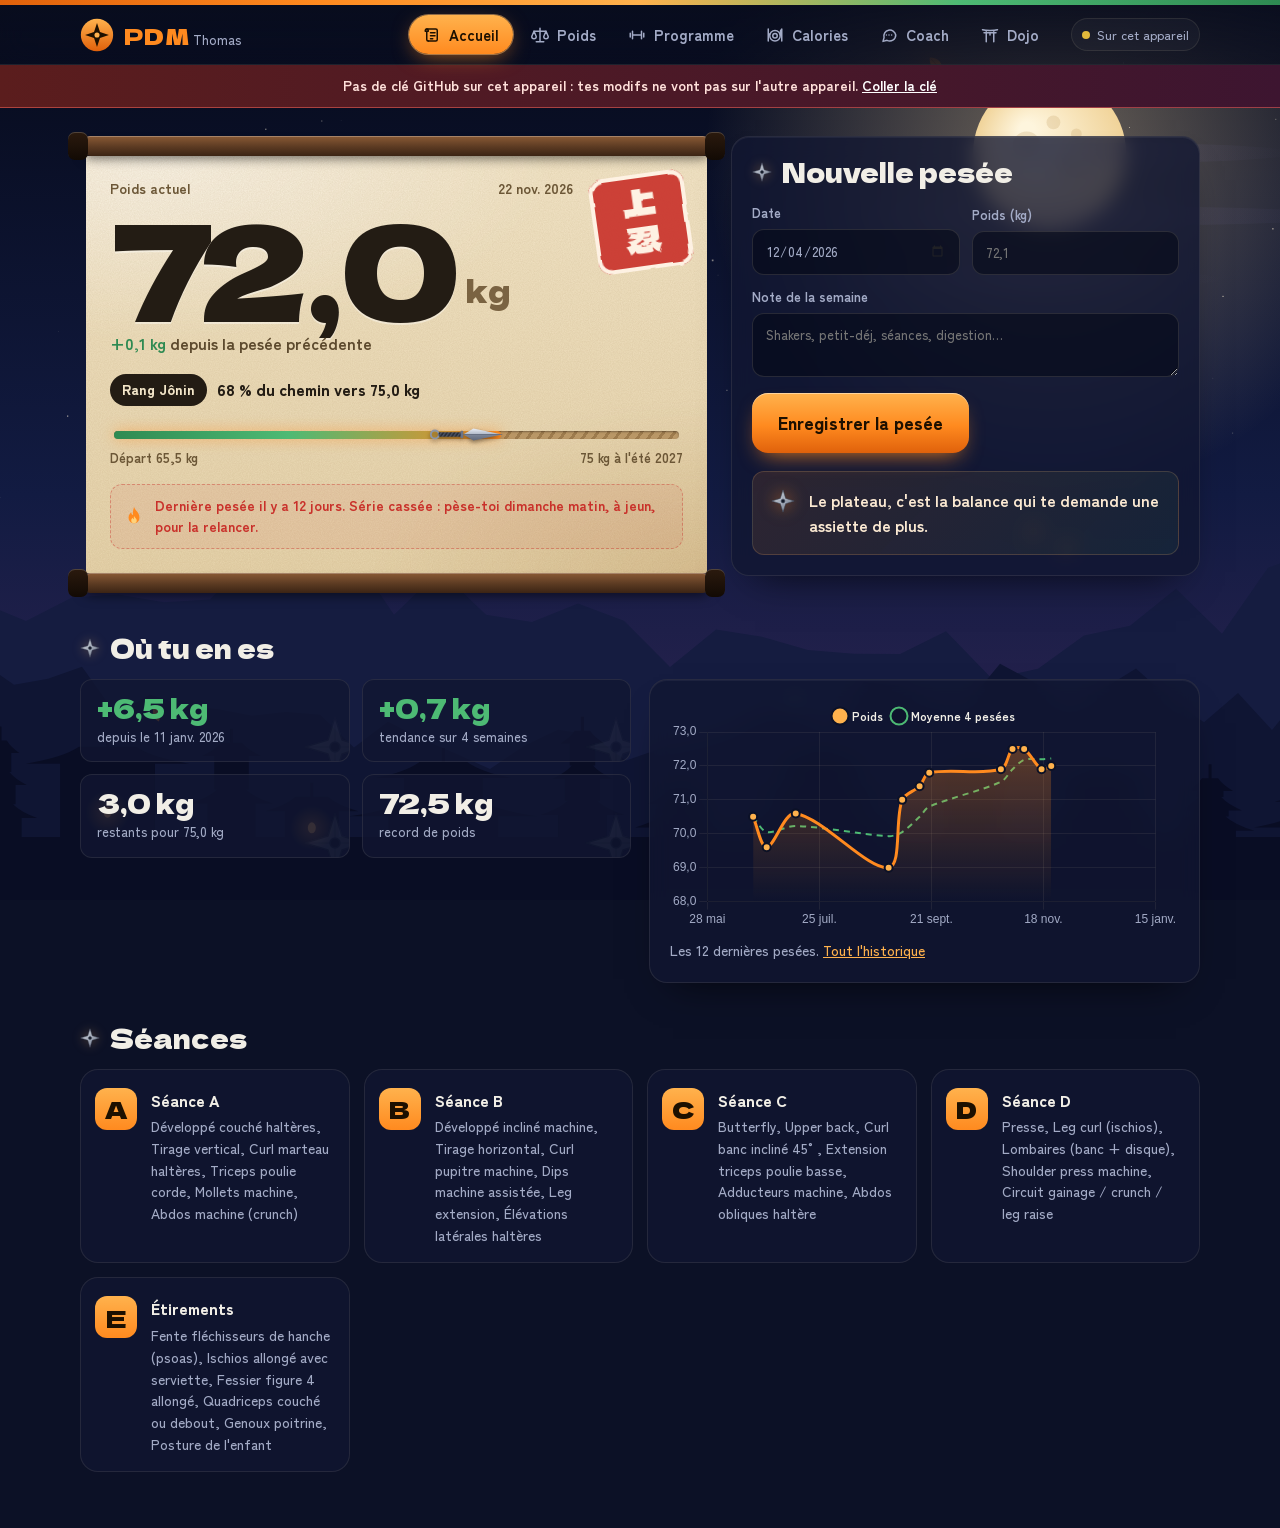
<file: index.html>
<!doctype html>
<html lang="fr">
<head>
<meta charset="utf-8">
<meta name="viewport" content="width=device-width,initial-scale=1,viewport-fit=cover">
<title>PDM Thomas</title>
<meta name="theme-color" content="#0C1126">
<meta name="apple-mobile-web-app-capable" content="yes">
<meta name="apple-mobile-web-app-title" content="PDM">
<meta name="apple-mobile-web-app-status-bar-style" content="black-translucent">
<link rel="icon" href="assets/icon.svg" type="image/svg+xml">
<link rel="apple-touch-icon" href="assets/icon-180.png">
<link rel="manifest" href="manifest.json">
<link rel="preload" href="assets/fonts/dela-gothic-one-latin-400-normal.woff2" as="font" type="font/woff2" crossorigin>
<link rel="preload" href="assets/fonts/zen-kaku-gothic-new-latin-700-normal.woff2" as="font" type="font/woff2" crossorigin>
<link rel="stylesheet" href="assets/style.css?v=30">
</head>
<body>
<main>
  <div class="grid grid-hero">
    <section class="scroll-wrap scroll-anim" aria-labelledby="h-now">
      <div class="rod top" aria-hidden="true"></div>
      <div class="paper">
        <div class="paper-head"><span id="h-now">Poids actuel</span><span id="kg-when"></span></div>
        <div class="seal stamp" id="seal" aria-hidden="true"></div>
        <div class="big"><span class="n" id="kg-now">—</span><span class="u">kg</span></div>
        <div class="delta-line" id="kg-delta"></div>
        <div class="rank-line"><span class="rank-pill" id="rank"></span><span id="rank-txt"></span></div>
        <div class="rope" role="progressbar" aria-label="Progression vers l'objectif" aria-valuemin="0" aria-valuemax="100" id="gauge">
          <div class="rope-track"></div><div class="rope-fill"></div><span class="rope-kunai"></span>
        </div>
        <div class="rope-ends"><span id="g-start"></span><span id="g-goal"></span></div>
        <div class="streak" id="streak"></div>
      </div>
      <div class="rod bottom" aria-hidden="true"></div>
    </section>

    <section class="panel reveal" aria-labelledby="h-add" style="animation-delay:.25s">
      <h2 id="h-add">Nouvelle pesée</h2>
      <form id="quick" class="grid" style="gap:12px">
        <div class="form-row">
          <label class="f">Date<input type="date" name="date" required></label>
          <label class="f">Poids (kg)<input name="kg" inputmode="decimal" placeholder="72,1" required></label>
        </div>
        <label class="f">Note de la semaine<textarea name="note" rows="2" placeholder="Shakers, petit-déj, séances, digestion…"></textarea></label>
        <div><button class="btn big" type="submit">Enregistrer la pesée</button></div>
      </form>
      <div class="quote" id="quote"></div>
    </section>
  </div>

  <section class="section" aria-labelledby="h-stats">
    <h2 id="h-stats">Où tu en es</h2>
    <div class="grid grid-2">
      <div class="stats" id="stats"></div>
      <div class="panel"><div class="chart-wrap" style="height:230px"><canvas id="mini"></canvas></div>
        <p class="muted" style="margin:10px 0 0;font-size:14px">Les 12 dernières pesées. <a href="poids.html">Tout l'historique</a></p></div>
    </div>
  </section>

  <section class="section" aria-labelledby="h-sess">
    <h2 id="h-sess">Séances</h2>
    <div class="sess-grid" id="sessions"></div>
  </section>
</main>

<script src="assets/chart.umd.min.js"></script>
<script src="assets/app.js?v=30"></script>
<script src="assets/fx.js?v=30"></script>
<script src="assets/charts.js?v=30"></script>
<script>
(async function(){
  const P = window.PDM, { $, esc, fmtKg, fmtDelta, fmtDate, todayISO, num, daysBetween } = P;
  const QUOTES = [
    "La constance bat l'intensité. Une semaine propre vaut plus qu'un dimanche héroïque.",
    "Le plateau, c'est la balance qui te demande une assiette de plus.",
    "Shaker, petit-déj, séance. Trois cases, tous les jours.",
    "Une pesée ratée n'efface pas un mois de travail. Une semaine lâchée, si.",
    "Le talent se fabrique à la salle et à table, pas dans les excuses.",
    "Mille répétitions propres valent mieux qu'une seule bâclée.",
    "Tu n'as pas besoin de motivation. Tu as besoin d'une routine que tu respectes quand elle manque."
  ];
  const FLAME = '<svg viewBox="0 0 24 24" aria-hidden="true"><path d="M12 2c1 4 6 6 6 12a6 6 0 0 1-12 0c0-3 2-5 3-6 0 2 1 3 2 3-1-4 1-7 1-9Z" fill="#FF8A1F"/><path d="M12 12c1 2 3 3 3 5a3 3 0 0 1-6 0c0-1.5 1-2.5 1.5-3 .2 1 .8 1.5 1.5 1.5-.5-1.5 0-2.5 0-3.5Z" fill="#FFD27A"/></svg>';
  let mini, first = true;

  function streakCount(asc){
    if(!asc.length || daysBetween(asc[asc.length-1].date, todayISO()) > 9) return 0;
    let n = 1;
    for(let i = asc.length-1; i > 0; i--){ if(daysBetween(asc[i-1].date, asc[i].date) <= 9) n++; else break; }
    return n;
  }

  function render(){
    const D = P.data, asc = P.weightsAsc(), last = asc[asc.length-1], firstW = asc[0], prev = asc[asc.length-2];
    const goal = D.profile.goalKg;
    const el = $("#kg-now");
    if(last){ first && window.FX ? FX.countUp(el, last.kg, fmtKg) : (el.textContent = fmtKg(last.kg)); } else el.textContent = "—";
    $("#kg-when").textContent = last ? fmtDate(last.date) : "Aucune pesée";
    const d = last && prev ? last.kg - prev.kg : null;
    $("#kg-delta").innerHTML = d == null ? "" : `<span class="${d>0?"up":d<0?"down":""}">${fmtDelta(d)} kg</span> depuis la pesée précédente`;

    const pct = last && firstW ? Math.max(0, Math.min(100, (last.kg - firstW.kg) / (goal - firstW.kg) * 100)) : 0;
    const R = pct >= 100 ? ["上忍","Objectif atteint"] : pct >= 67 ? ["上忍","Rang Jônin"] : pct >= 34 ? ["中忍","Rang Chûnin"] : ["下忍","Rang Genin"];
    $("#seal").textContent = R[0];
    $("#rank").textContent = R[1];
    $("#rank-txt").textContent = `${Math.round(pct)} % du chemin vers ${fmtKg(goal)} kg`;
    const g = $("#gauge"); g.setAttribute("aria-valuenow", Math.round(pct));
    requestAnimationFrame(() => requestAnimationFrame(() => {
      g.querySelector(".rope-fill").style.width = pct + "%";
      g.querySelector(".rope-kunai").style.left = Math.max(pct, 14) + "%";
    }));
    $("#g-start").textContent = firstW ? `Départ ${fmtKg(firstW.kg)} kg` : "";
    $("#g-goal").textContent = D.profile.goalLabel || `Objectif ${fmtKg(goal)} kg`;

    const st = streakCount(asc), gap = last ? daysBetween(last.date, todayISO()) : null;
    const sEl = $("#streak");
    sEl.className = "streak" + (st ? "" : " off");
    sEl.innerHTML = st
      ? `${FLAME}<span>Série de ${st} pesée${st>1?"s":""} sans semaine sautée${gap > 6 ? ". Prochaine pesée attendue, ne casse pas la série" : ""}.</span>`
      : `${FLAME}<span>${gap != null ? `Dernière pesée il y a ${gap} jours. ` : ""}Série cassée : pèse-toi dimanche matin, à jeun, pour la relancer.</span>`;

    const n = asc.length, avg = a => a.reduce((s,w)=>s+w.kg,0)/a.length;
    const a4 = n >= 4 ? avg(asc.slice(-4)) : null, p4 = n >= 8 ? avg(asc.slice(-8,-4)) : null;
    const trend = a4 != null && p4 != null ? a4 - p4 : null;
    const cls = v => v == null ? "flat" : v > 0.05 ? "up" : v < -0.05 ? "down" : "flat";
    const total = last && firstW ? last.kg - firstW.kg : null;
    const maxKg = n ? Math.max(...asc.map(w => w.kg)) : null;
    $("#stats").innerHTML = [
      [`<b class="${cls(total)}">${fmtDelta(total)} kg</b>`, `depuis le ${fmtDate(firstW?.date)}`],
      [`<b class="${cls(trend)}">${fmtDelta(trend)} kg</b>`, "tendance sur 4 semaines"],
      [`<b>${last ? fmtKg(Math.max(0, goal - last.kg)) : "—"} kg</b>`, `restants pour ${fmtKg(goal)} kg`],
      [`<b>${fmtKg(maxKg)} kg</b>`, "record de poids"]
    ].map(([v,l]) => `<div class="stat">${v}<small>${esc(l)}</small></div>`).join("");

    if(mini) mini.destroy();
    mini = window.weightChart($("#mini"), asc.slice(-12), { goal: null });

    const prog = D.programs.find(p => p.current) || D.programs[0];
    $("#sessions").innerHTML = prog.sessions.map(s => `<a class="sess" href="programme.html#${encodeURIComponent(s.key)}">
        <span class="letter">${esc(s.key.length <= 2 ? s.key : s.key[0])}</span><b>${esc(s.name)}</b>
        <span>${s.exercises.map(e => esc(e.name)).join(", ")}</span></a>`).join("");
    first = false;
  }

  $("#quote").textContent = QUOTES[Math.floor(Date.now()/864e5) % QUOTES.length];
  const f = $("#quick"); f.date.value = todayISO();
  f.onsubmit = e => {
    e.preventDefault();
    const kg = num(f.kg.value); if(kg == null || kg < 30 || kg > 200){ P.toast("Poids invalide"); f.kg.focus(); return; }
    const ex = P.data.weights.find(w => w.date === f.date.value);
    if(ex && !confirm(`Une pesée existe déjà le ${fmtDate(ex.date)} (${fmtKg(ex.kg)} kg). La remplacer ?`)) return;
    const prevMax = Math.max(...P.data.weights.filter(w => w !== ex).map(w => w.kg));
    if(ex){ ex.kg = kg; ex.note = f.note.value.trim(); }
    else P.data.weights.push({ id: P.uid("w"), date: f.date.value, kg, note: f.note.value.trim() });
    P.save();
    f.kg.value = ""; f.note.value = ""; render();
    if(window.FX){ FX.stamp(kg > prevMax ? "Nouveau record" : "Pesée validée"); FX.burstFrom($("#kg-now"), kg > prevMax ? 60 : 30); }
  };

  await P.load(); render();
})();
</script>
</body>
</html>
</file>
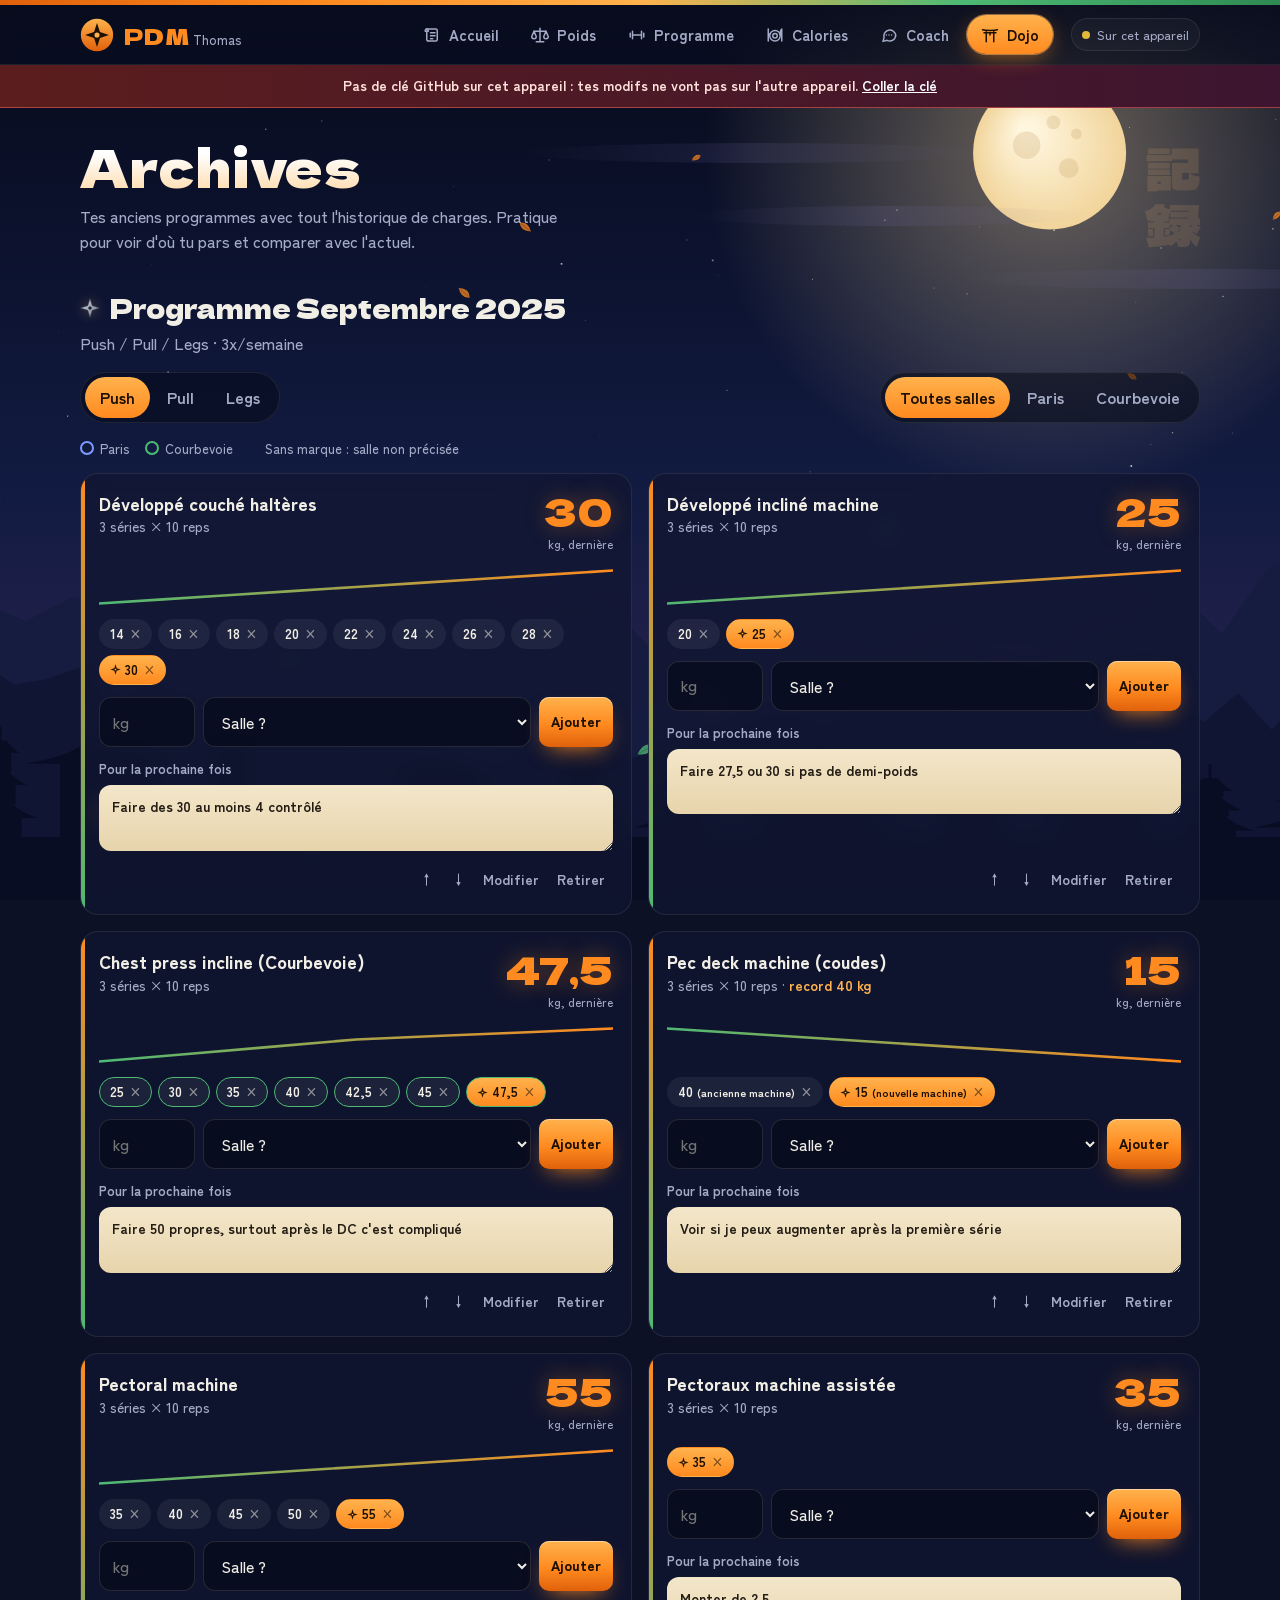
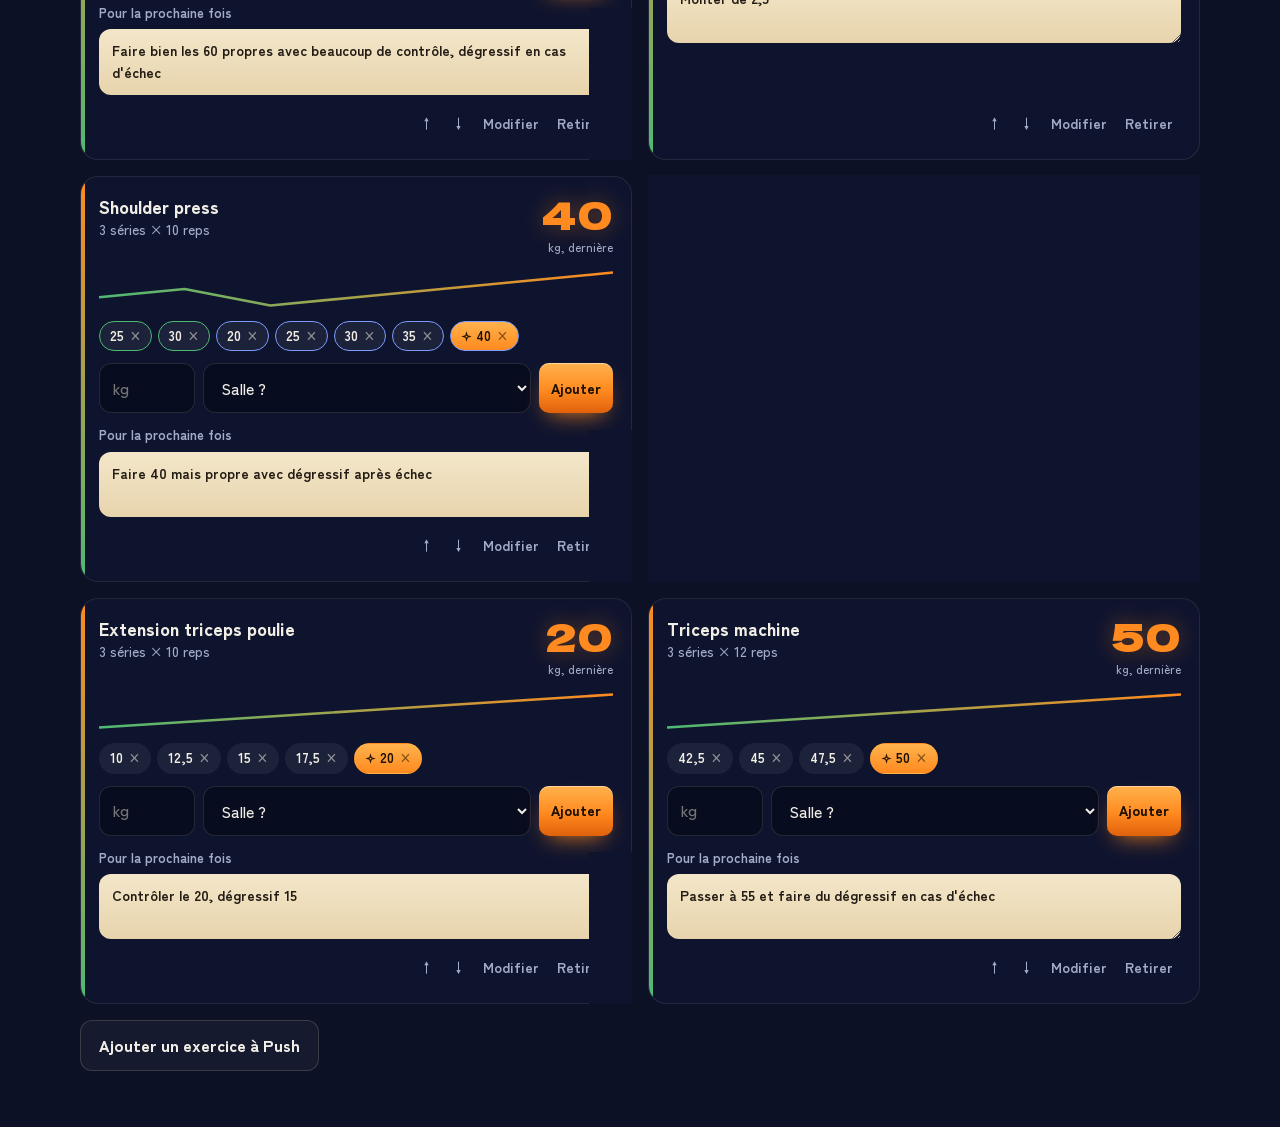
<file: archives.html>
<!doctype html>
<html lang="fr">
<head>
<meta charset="utf-8">
<meta name="viewport" content="width=device-width,initial-scale=1,viewport-fit=cover">
<title>Archives · PDM</title>
<meta name="theme-color" content="#0C1126">
<meta name="apple-mobile-web-app-capable" content="yes">
<meta name="apple-mobile-web-app-title" content="PDM">
<meta name="apple-mobile-web-app-status-bar-style" content="black-translucent">
<link rel="icon" href="assets/icon.svg" type="image/svg+xml">
<link rel="apple-touch-icon" href="assets/icon-180.png">
<link rel="manifest" href="manifest.json">
<link rel="preload" href="assets/fonts/dela-gothic-one-latin-400-normal.woff2" as="font" type="font/woff2" crossorigin>
<link rel="preload" href="assets/fonts/zen-kaku-gothic-new-latin-700-normal.woff2" as="font" type="font/woff2" crossorigin>
<link rel="stylesheet" href="assets/style.css?v=30">
</head>
<body>
<main>
  <div class="page-head"><div><h1>Archives</h1>
  <p class="lede">Tes anciens programmes avec tout l'historique de charges. Pratique pour voir d'où tu pars et comparer avec l'actuel.</p></div><span class="kanji-tag" aria-hidden="true">記録</span></div>
  <div id="list"></div>
</main>
<script src="assets/app.js?v=30"></script>
<script src="assets/fx.js?v=30"></script>
<script>
(async function(){
  const P = window.PDM, { $, esc } = P;
  await P.load();
  const old = P.data.programs.filter(p => !p.current);
  if(!old.length){ $("#list").innerHTML = `<p class="empty">Aucun programme archivé. Quand tu changeras de programme, l'actuel atterrira ici depuis Réglages.</p>`; return; }
  $("#list").innerHTML = old.map((p,i) => `<section class="section" aria-labelledby="ar${i}"><h2 id="ar${i}">${esc(p.title)}</h2><p class="muted" style="margin:-8px 0 16px">${esc(p.subtitle||"")}</p><div data-prog="${esc(p.id)}"></div></section>`).join("");
  old.forEach(p => P.renderProgram($(`[data-prog="${p.id}"]`), p, { session: null, gym: "all" }));
})();
</script>
</body>
</html>
</file>
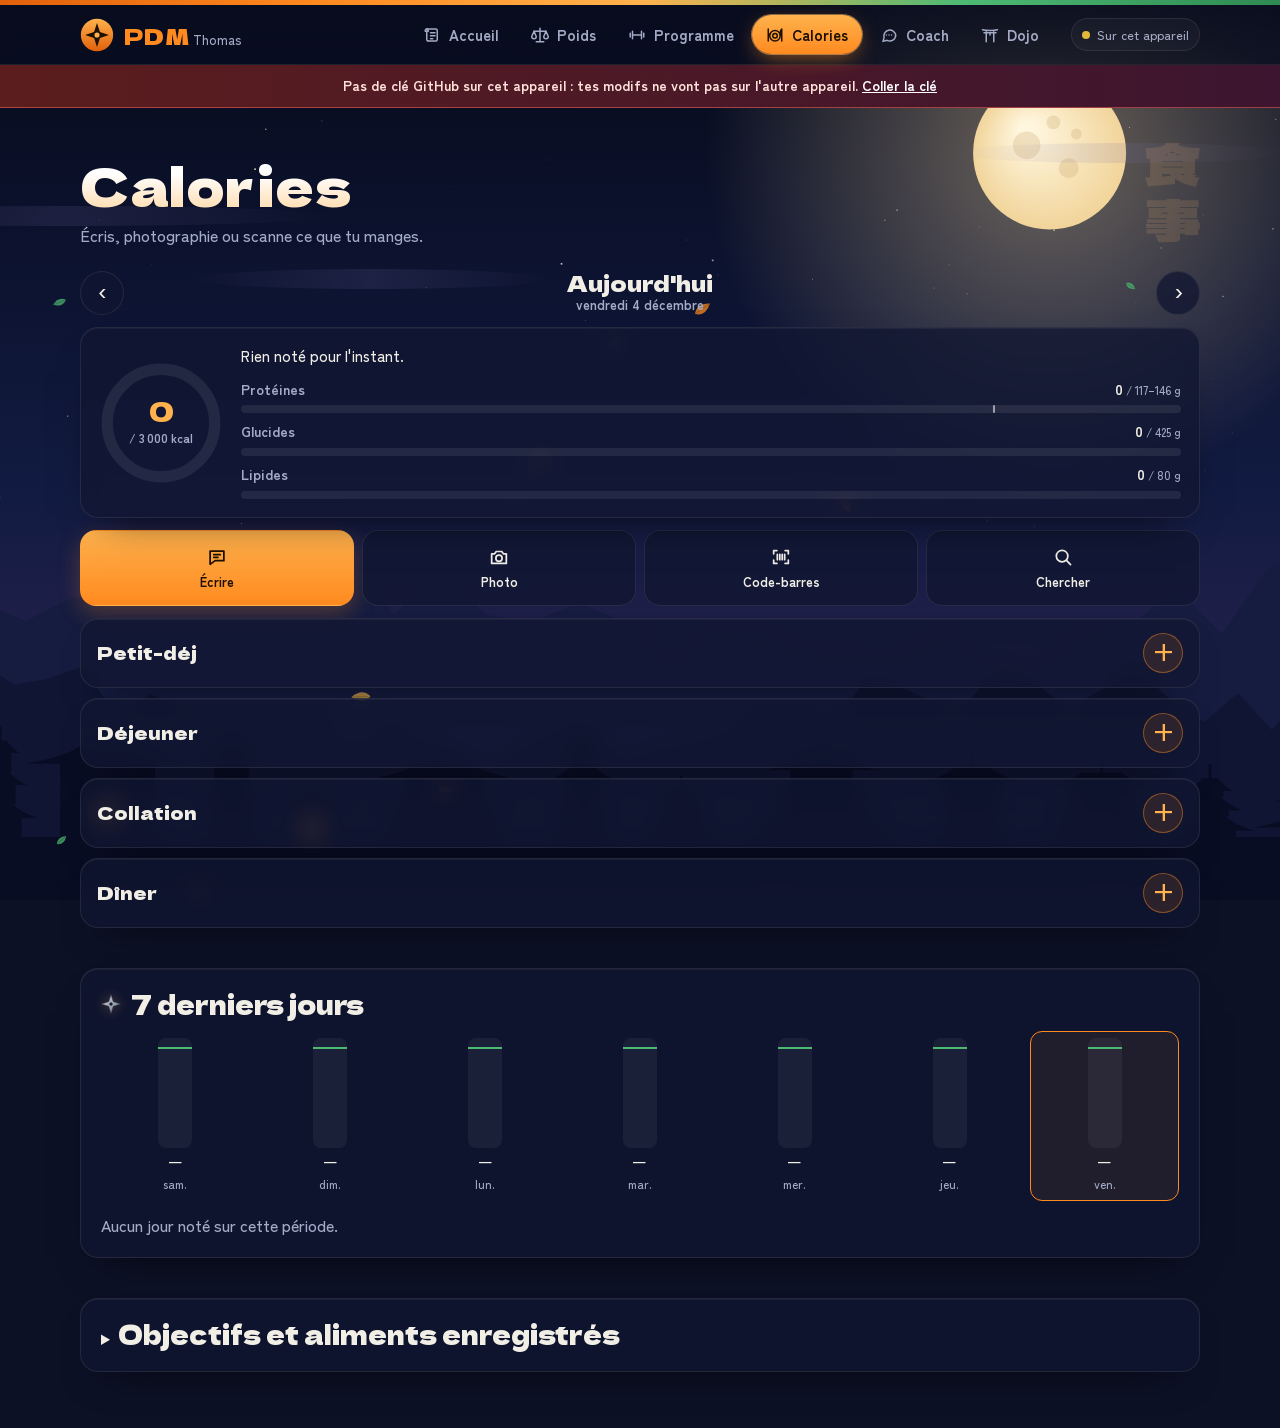
<file: calories.html>
<!doctype html>
<html lang="fr">
<head>
<meta charset="utf-8">
<meta name="viewport" content="width=device-width,initial-scale=1,viewport-fit=cover">
<title>Calories · PDM</title>
<meta name="theme-color" content="#0C1126">
<meta name="apple-mobile-web-app-capable" content="yes">
<meta name="apple-mobile-web-app-title" content="PDM">
<meta name="apple-mobile-web-app-status-bar-style" content="black-translucent">
<link rel="icon" href="assets/icon.svg" type="image/svg+xml">
<link rel="apple-touch-icon" href="assets/icon-180.png">
<link rel="manifest" href="manifest.json">
<link rel="preload" href="assets/fonts/dela-gothic-one-latin-400-normal.woff2" as="font" type="font/woff2" crossorigin>
<link rel="preload" href="assets/fonts/zen-kaku-gothic-new-latin-700-normal.woff2" as="font" type="font/woff2" crossorigin>
<link rel="stylesheet" href="assets/style.css?v=30">
</head>
<body>
<main>
  <div class="page-head"><div><h1>Calories</h1>
  <p class="lede">Écris, photographie ou scanne ce que tu manges.</p></div><span class="kanji-tag" aria-hidden="true">食事</span></div>
  <div id="cal"></div>
</main>
<script src="assets/app.js?v=30"></script>
<script src="assets/fx.js?v=30"></script>
<script src="assets/foods.js?v=30"></script>
<script src="assets/offdata.js?v=30"></script>
<script src="assets/calories.js?v=30"></script>
</body>
</html>
</file>
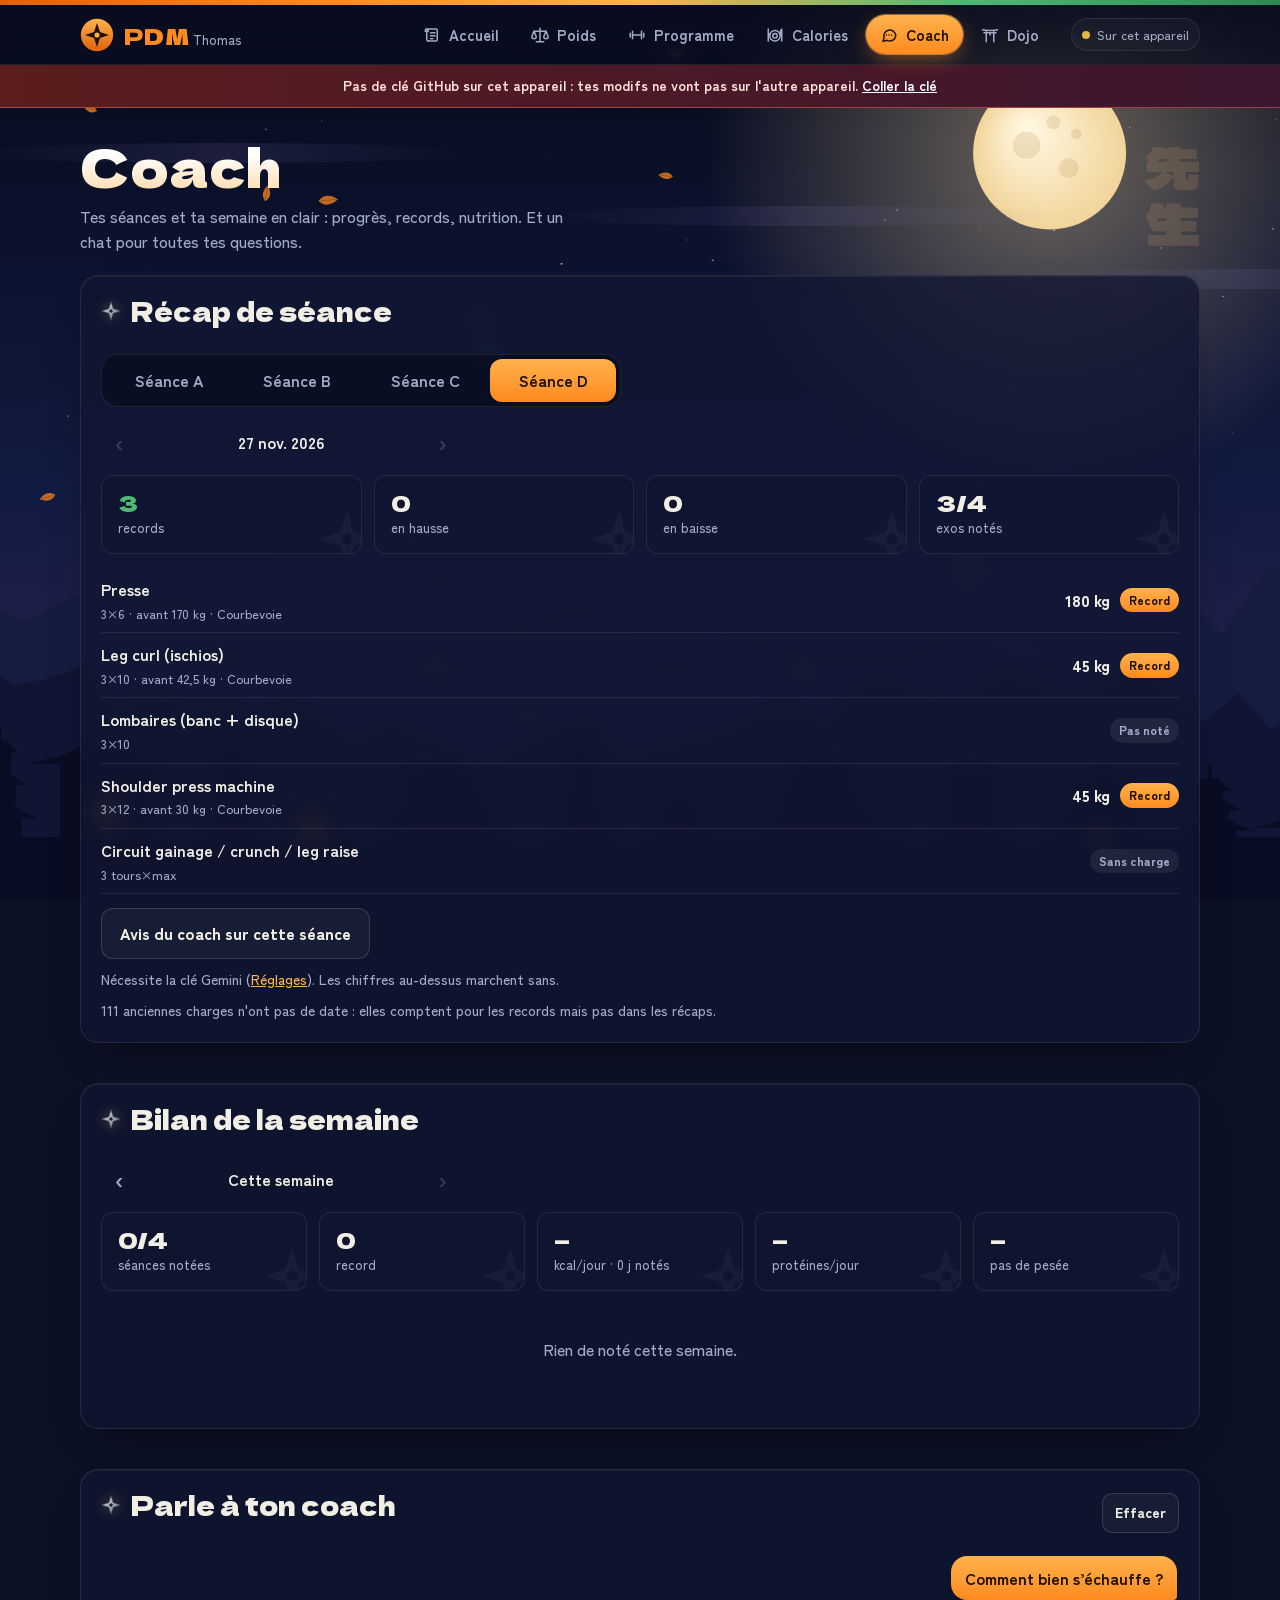
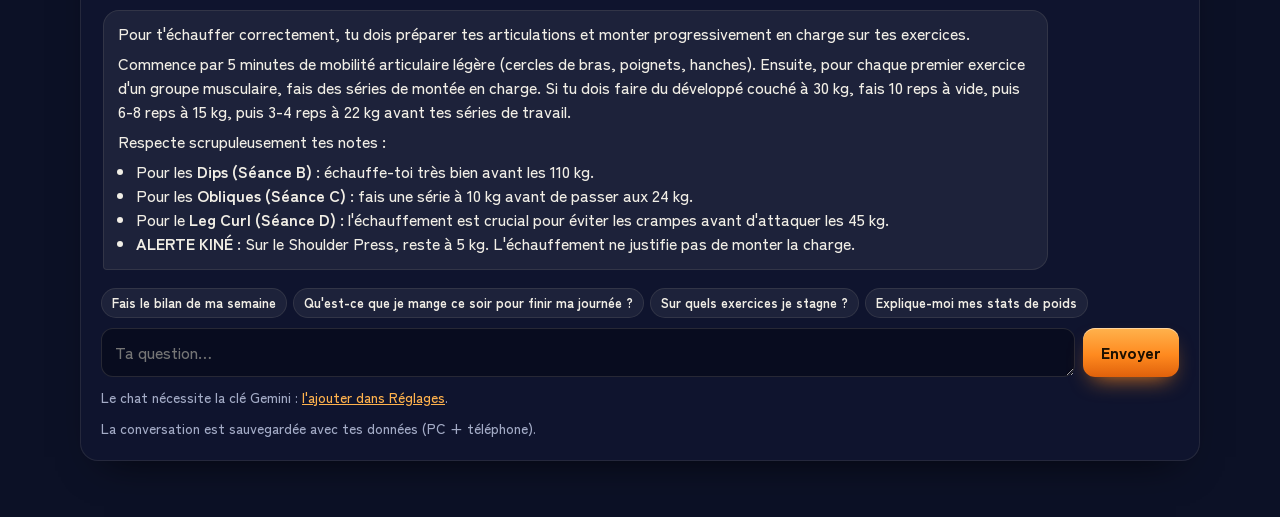
<file: coach.html>
<!doctype html>
<html lang="fr">
<head>
<meta charset="utf-8">
<meta name="viewport" content="width=device-width,initial-scale=1,viewport-fit=cover">
<title>Coach · PDM</title>
<meta name="theme-color" content="#0C1126">
<meta name="apple-mobile-web-app-capable" content="yes">
<meta name="apple-mobile-web-app-title" content="PDM">
<meta name="apple-mobile-web-app-status-bar-style" content="black-translucent">
<link rel="icon" href="assets/icon.svg" type="image/svg+xml">
<link rel="apple-touch-icon" href="assets/icon-180.png">
<link rel="manifest" href="manifest.json">
<link rel="preload" href="assets/fonts/dela-gothic-one-latin-400-normal.woff2" as="font" type="font/woff2" crossorigin>
<link rel="preload" href="assets/fonts/zen-kaku-gothic-new-latin-700-normal.woff2" as="font" type="font/woff2" crossorigin>
<link rel="stylesheet" href="assets/style.css?v=30">
</head>
<body>
<main>
  <div class="page-head"><div><h1>Coach</h1>
  <p class="lede">Tes séances et ta semaine en clair : progrès, records, nutrition. Et un chat pour toutes tes questions.</p></div><span class="kanji-tag" aria-hidden="true">先生</span></div>
  <div id="coach"></div>
</main>
<script src="assets/app.js?v=30"></script>
<script src="assets/fx.js?v=30"></script>
<script src="assets/coach.js?v=30"></script>
</body>
</html>
</file>
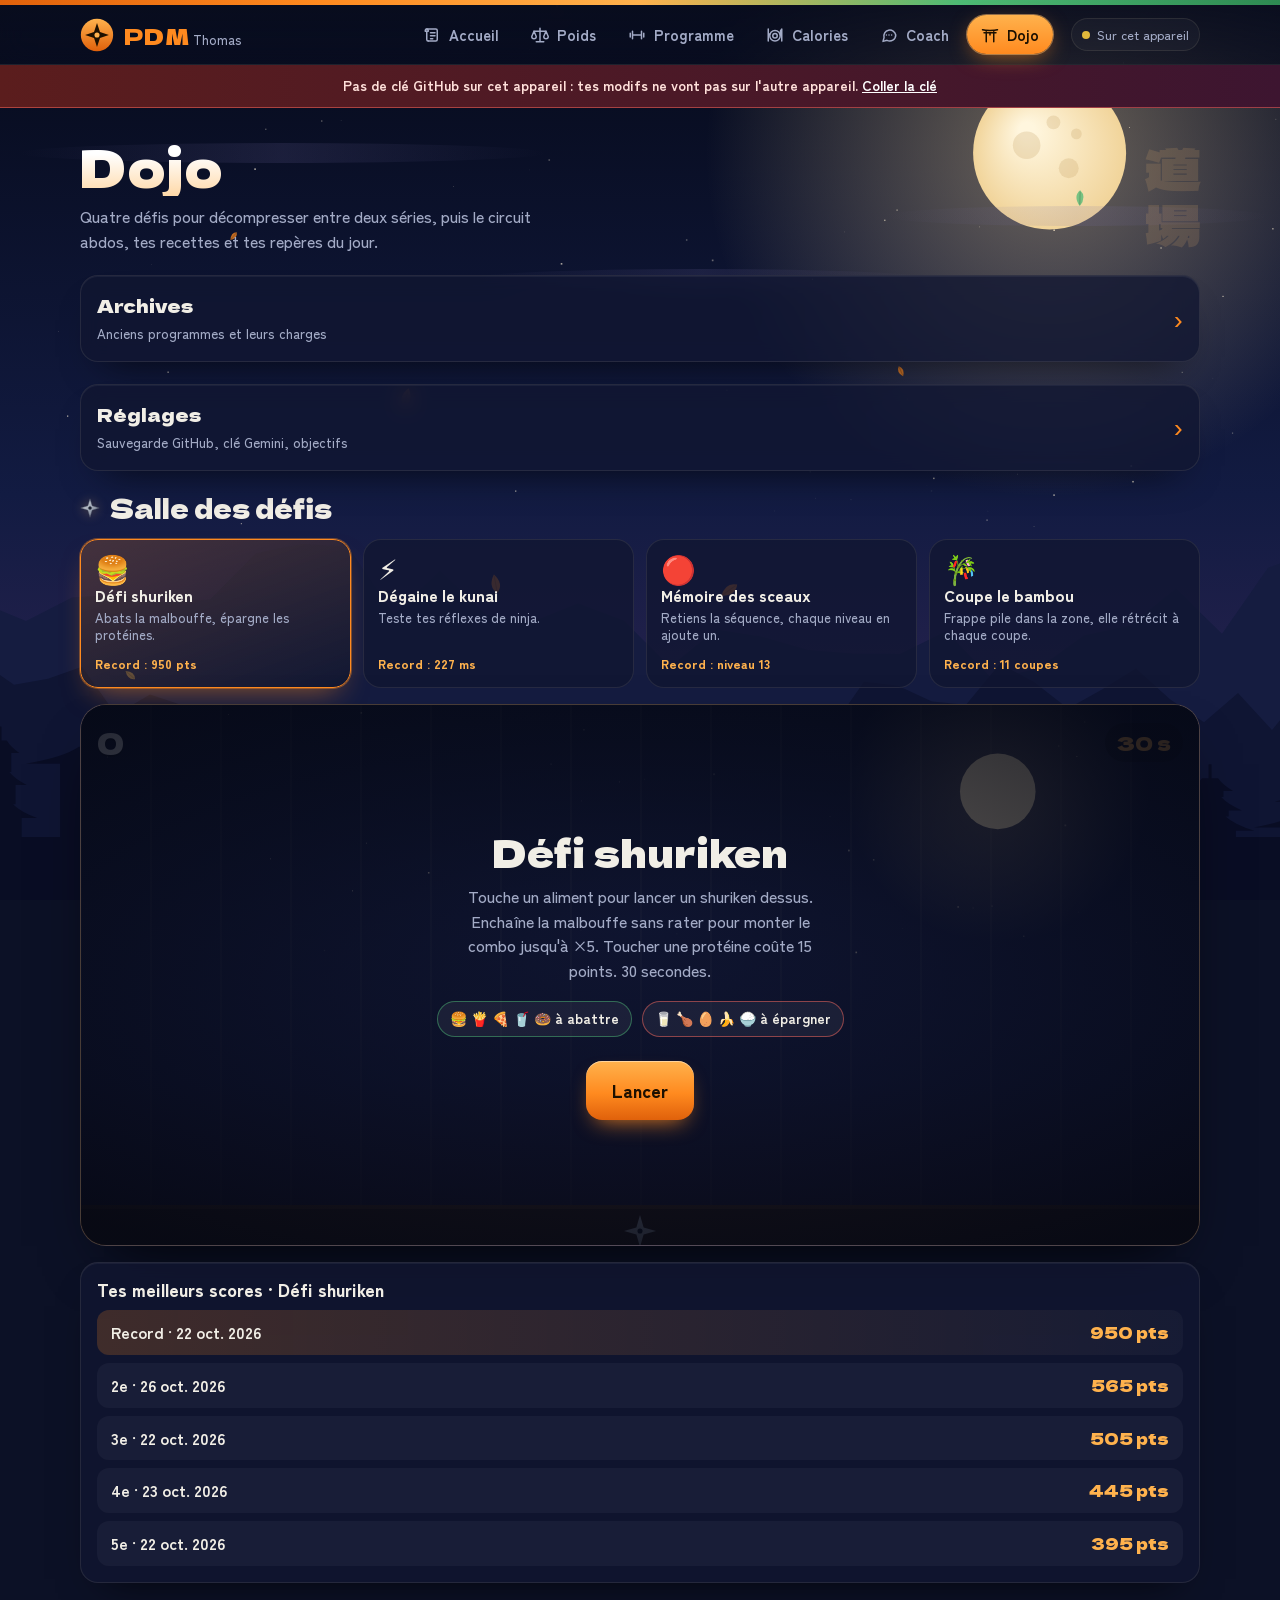
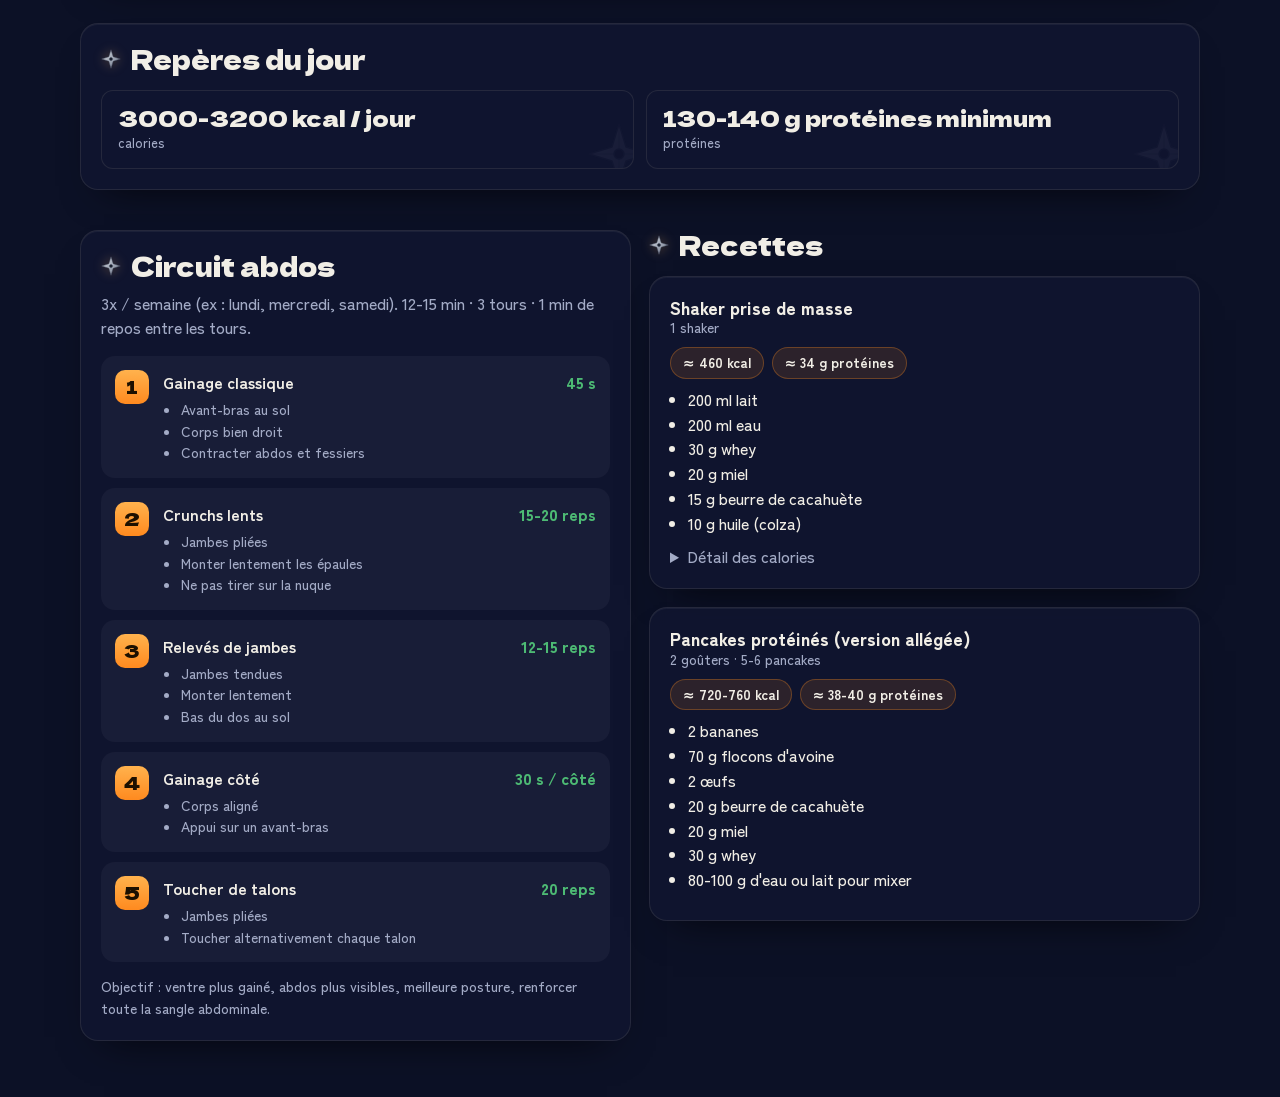
<file: dojo.html>
<!doctype html>
<html lang="fr">
<head>
<meta charset="utf-8">
<meta name="viewport" content="width=device-width,initial-scale=1,viewport-fit=cover">
<title>Dojo · PDM</title>
<meta name="theme-color" content="#0C1126">
<meta name="apple-mobile-web-app-capable" content="yes">
<meta name="apple-mobile-web-app-title" content="PDM">
<meta name="apple-mobile-web-app-status-bar-style" content="black-translucent">
<link rel="icon" href="assets/icon.svg" type="image/svg+xml">
<link rel="apple-touch-icon" href="assets/icon-180.png">
<link rel="manifest" href="manifest.json">
<link rel="preload" href="assets/fonts/dela-gothic-one-latin-400-normal.woff2" as="font" type="font/woff2" crossorigin>
<link rel="preload" href="assets/fonts/zen-kaku-gothic-new-latin-700-normal.woff2" as="font" type="font/woff2" crossorigin>
<link rel="stylesheet" href="assets/style.css?v=30">
</head>
<body>
<main>
  <div class="page-head"><div><h1>Dojo</h1>
    <p class="lede">Quatre défis pour décompresser entre deux séries, puis le circuit abdos, tes recettes et tes repères du jour.</p></div>
    <span class="kanji-tag" aria-hidden="true">道場</span></div>

  <a class="panel tight dojo-link" href="archives.html"><span><b>Archives</b><small class="muted">Anciens programmes et leurs charges</small></span><span aria-hidden="true">›</span></a>
  <a class="panel tight dojo-link" href="reglages.html"><span><b>Réglages</b><small class="muted">Sauvegarde GitHub, clé Gemini, objectifs</small></span><span aria-hidden="true">›</span></a>

  <section aria-labelledby="h-game">
    <h2 id="h-game">Salle des défis</h2>
    <div class="hub" id="hub"></div>
    <div class="game" id="stage"></div>
    <div class="panel tight" style="margin-top:16px">
      <h3 style="margin-bottom:10px" id="best-title">Tes meilleurs scores</h3>
      <ol class="best-list" id="best"></ol>
    </div>
  </section>

  <section class="panel section" aria-labelledby="h-nut">
    <h2 id="h-nut">Repères du jour</h2>
    <div class="stats" id="nut" style="grid-template-columns:repeat(auto-fit,minmax(200px,1fr))"></div>
  </section>

  <div class="grid grid-2 section">
    <section class="panel" aria-labelledby="h-abs">
      <h2 id="h-abs">Circuit abdos</h2>
      <p class="muted" id="abs-meta" style="margin-top:-6px"></p>
      <div class="moves" id="moves"></div>
      <p class="muted" style="font-size:14px;margin-bottom:0" id="abs-goals"></p>
    </section>
    <section aria-labelledby="h-rec">
      <h2 id="h-rec">Recettes</h2>
      <div class="grid" id="recipes"></div>
    </section>
  </div>
</main>
<script src="assets/app.js?v=30"></script>
<script src="assets/fx.js?v=30"></script>
<script src="assets/games.js?v=30"></script>
<script>
(async function(){
  const P = window.PDM, { $, esc, fmtDate, todayISO } = P;
  await P.load(); const D = P.data;

  /* scores : un tableau par jeu, l'ancien défi shuriken est repris */
  D.games = D.games || {};
  if(D.game && D.game.scores && !D.games.shuriken){ D.games.shuriken = { scores: D.game.scores }; delete D.game; }
  const scoresOf = id => (D.games[id] && D.games[id].scores) || [];
  let cur = null;
  function drawBest(g){
    cur = g; const sc = scoresOf(g.id);
    $("#best-title").textContent = `Tes meilleurs scores · ${g.name}`;
    $("#best").innerHTML = sc.length
      ? sc.map((s,i) => `<li><span>${i === 0 ? "Record" : (i+1) + "e"} · ${fmtDate(s.date)}</span><b>${esc(g.fmt(s.s))}</b></li>`).join("")
      : `<li class="muted" style="justify-content:center">Aucune partie pour l'instant. À toi de poser le premier score.</li>`;
  }
  window.DojoGames($("#hub"), $("#stage"), {
    best: id => scoresOf(id)[0] ? scoresOf(id)[0].s : null,
    onSelect: drawBest,
    onEnd(g, score){
      const prev = scoresOf(g.id), prevBest = prev.length ? prev[0].s : null;
      const better = (a, b) => g.lowerBetter ? a < b : a > b;
      const isBest = (g.lowerBetter || score > 0) && (prevBest == null || better(score, prevBest));
      if(g.lowerBetter || score > 0){
        const entry = { s: score, date: todayISO() }, list = [...prev, entry].sort((a,b) => g.lowerBetter ? a.s - b.s : b.s - a.s).slice(0,5);
        D.games[g.id] = { scores: list };
        if(list.includes(entry)) P.save(isBest ? `Nouveau record · ${g.name}` : null);
      }
      return { best: isBest, bestScore: isBest ? score : (prevBest ?? score) };
    }
  });

  $("#nut").innerHTML = [[D.nutrition.kcal,"calories"],[D.nutrition.protein,"protéines"]].map(([v,l]) => `<div class="stat"><b style="font-size:22px">${esc(v)}</b><small>${l}</small></div>`).join("");
  $("#abs-meta").textContent = `${D.abs.freq}. ${D.abs.duration}.`;
  $("#moves").innerHTML = D.abs.moves.map(m => `<div class="move"><div><b>${esc(m.name)}</b><ul>${m.cues.map(c => `<li>${esc(c)}</li>`).join("")}</ul></div><span class="dose">${esc(m.dose)}</span></div>`).join("");
  $("#abs-goals").textContent = "Objectif : " + D.abs.goals.join(", ").toLowerCase() + ".";
  $("#recipes").innerHTML = D.recipes.map(r => `<article class="panel recipe"><h3>${esc(r.name)}</h3><div class="muted" style="font-size:14px">${esc(r.yield)}</div>
    <div class="macro"><span>${esc(r.kcal)}</span><span>${esc(r.protein)} protéines</span></div>
    <ul>${r.ingredients.map(i => `<li>${esc(i)}</li>`).join("")}</ul>
    ${r.detail.length ? `<details><summary class="muted" style="cursor:pointer">Détail des calories</summary><ul>${r.detail.map(i => `<li>${esc(i)}</li>`).join("")}</ul></details>` : ""}</article>`).join("");
})();
</script>
</body>
</html>
</file>
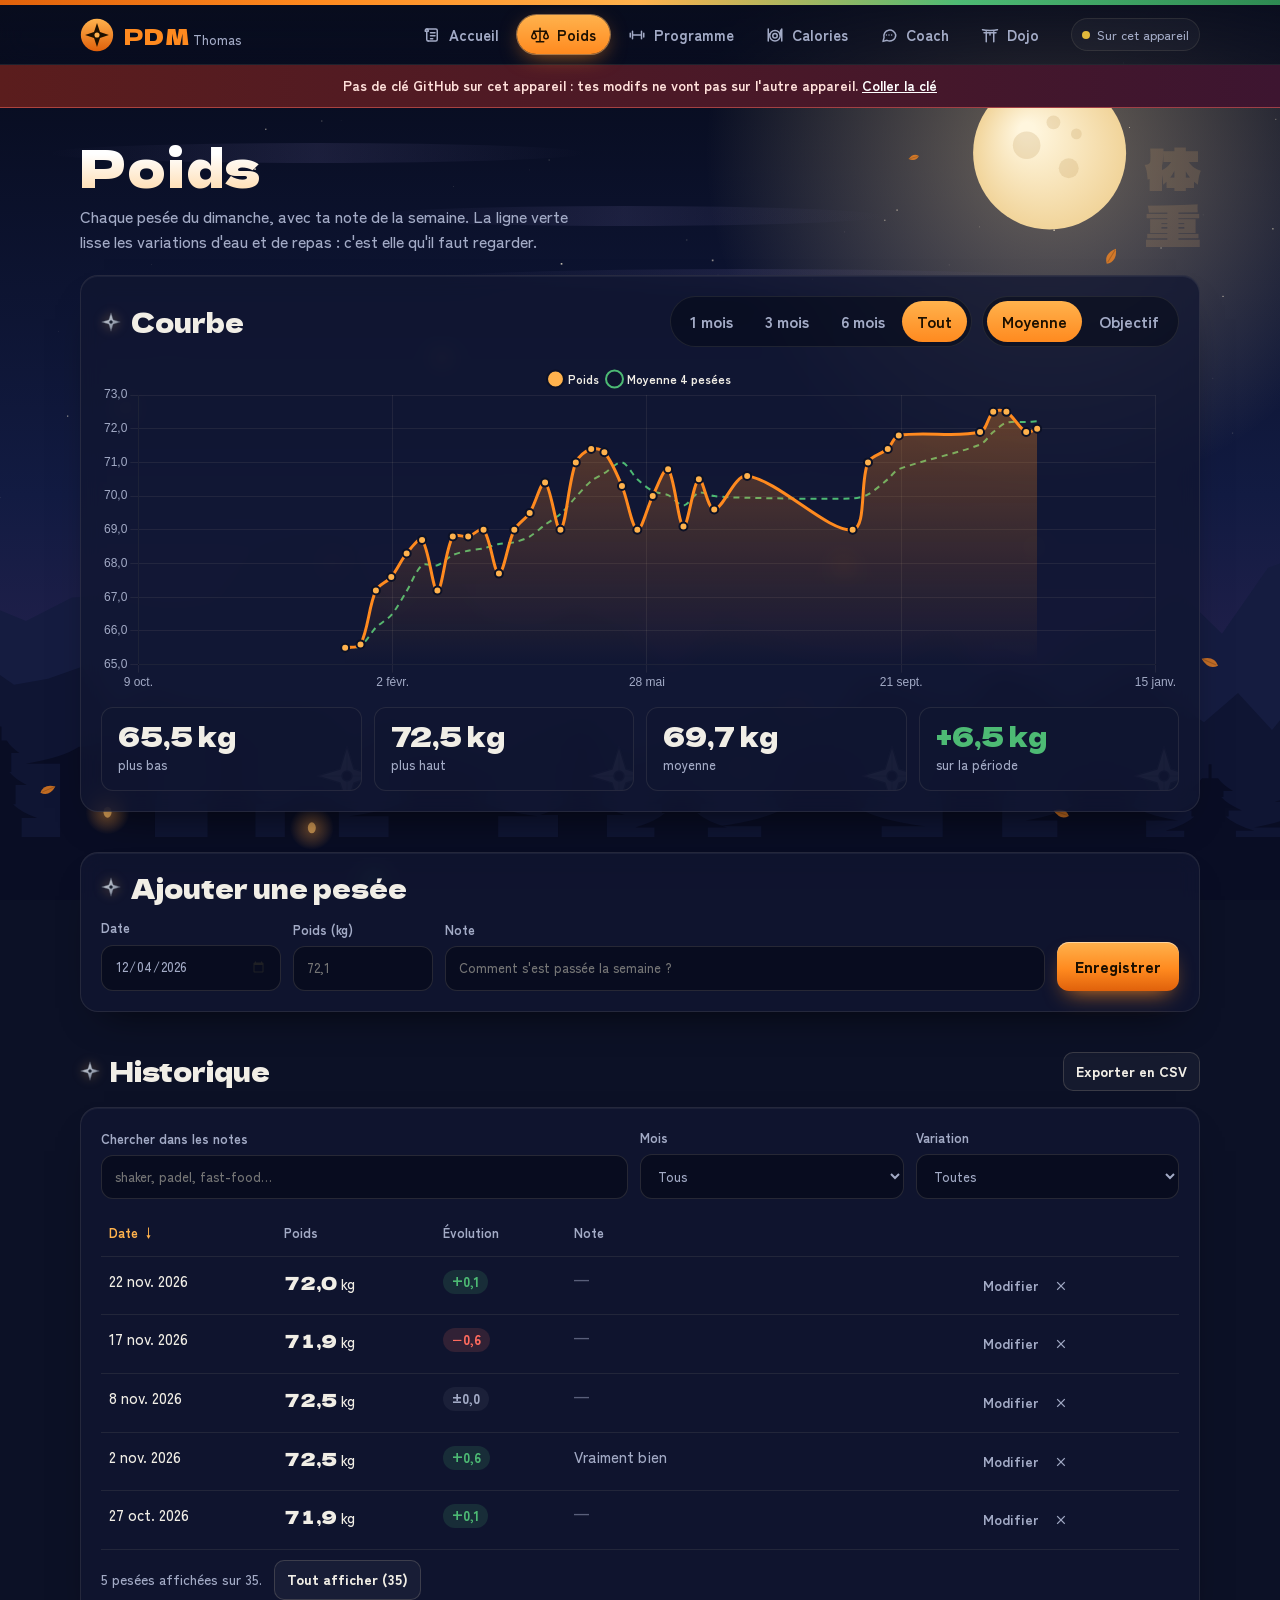
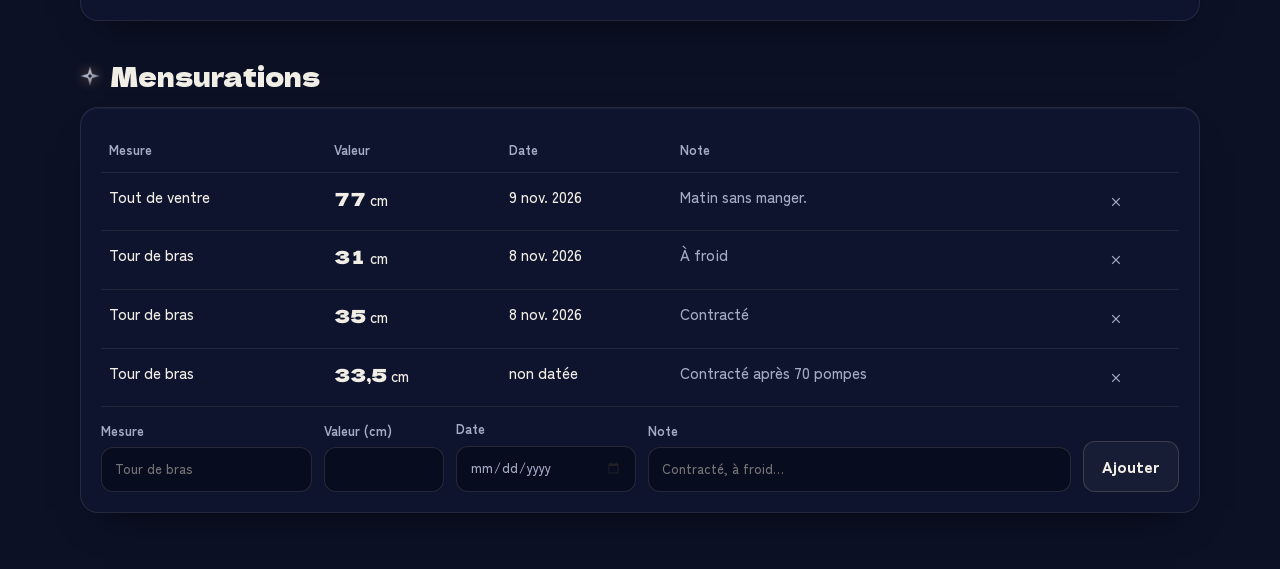
<file: poids.html>
<!doctype html>
<html lang="fr">
<head>
<meta charset="utf-8">
<meta name="viewport" content="width=device-width,initial-scale=1,viewport-fit=cover">
<title>Poids · PDM</title>
<meta name="theme-color" content="#0C1126">
<meta name="apple-mobile-web-app-capable" content="yes">
<meta name="apple-mobile-web-app-title" content="PDM">
<meta name="apple-mobile-web-app-status-bar-style" content="black-translucent">
<link rel="icon" href="assets/icon.svg" type="image/svg+xml">
<link rel="apple-touch-icon" href="assets/icon-180.png">
<link rel="manifest" href="manifest.json">
<link rel="preload" href="assets/fonts/dela-gothic-one-latin-400-normal.woff2" as="font" type="font/woff2" crossorigin>
<link rel="preload" href="assets/fonts/zen-kaku-gothic-new-latin-700-normal.woff2" as="font" type="font/woff2" crossorigin>
<link rel="stylesheet" href="assets/style.css?v=30">
</head>
<body>
<main>
  <div class="page-head"><div><h1>Poids</h1>
  <p class="lede">Chaque pesée du dimanche, avec ta note de la semaine. La ligne verte lisse les variations d'eau et de repas : c'est elle qu'il faut regarder.</p></div><span class="kanji-tag" aria-hidden="true">体重</span></div>

  <section class="panel" aria-labelledby="h-chart">
    <div class="toolbar">
      <h2 id="h-chart" style="margin:0">Courbe</h2>
      <div style="display:flex;gap:10px;flex-wrap:wrap">
        <div class="seg" role="group" aria-label="Période" id="range">
          <button data-r="30">1 mois</button><button data-r="90">3 mois</button><button data-r="180">6 mois</button><button data-r="0" aria-pressed="true">Tout</button>
        </div>
        <div class="seg" role="group" aria-label="Affichage"><button id="t-avg" aria-pressed="true">Moyenne</button><button id="t-goal" aria-pressed="false">Objectif</button></div>
      </div>
    </div>
    <div class="chart-wrap"><canvas id="chart"></canvas></div>
    <div class="stats" id="range-stats" style="grid-template-columns:repeat(auto-fit,minmax(130px,1fr));margin-top:14px"></div>
  </section>

  <section class="panel section" aria-labelledby="h-add">
    <h2 id="h-add">Ajouter une pesée</h2>
    <form id="add" class="form-row">
      <label class="f" style="max-width:180px">Date<input type="date" name="date" required></label>
      <label class="f" style="max-width:140px">Poids (kg)<input name="kg" inputmode="decimal" placeholder="72,1" required></label>
      <label class="f" data-wide style="flex:3;min-width:220px">Note<input name="note" placeholder="Comment s'est passée la semaine ?"></label>
      <button class="btn" type="submit">Enregistrer</button>
    </form>
  </section>

  <section class="section" aria-labelledby="h-hist">
    <div class="toolbar">
      <h2 id="h-hist" style="margin:0">Historique</h2>
      <button class="btn ghost sm" id="csv">Exporter en CSV</button>
    </div>
    <div class="panel">
      <div class="form-row" style="margin-bottom:12px">
        <label class="f" data-wide style="flex:2">Chercher dans les notes<input type="search" id="q" placeholder="shaker, padel, fast-food…"></label>
        <label class="f">Mois<select id="month"><option value="">Tous</option></select></label>
        <label class="f">Variation<select id="dir"><option value="">Toutes</option><option value="up">Hausses</option><option value="down">Baisses</option></select></label>
      </div>
      <div class="table-wrap">
        <table class="cards" id="tbl">
          <thead><tr>
            <th><button data-sort="date">Date</button></th>
            <th><button data-sort="kg">Poids</button></th>
            <th><button data-sort="delta">Évolution</button></th>
            <th>Note</th><th><span class="sr-only" style="position:absolute;left:-9999px">Actions</span></th>
          </tr></thead>
          <tbody></tbody>
        </table>
      </div>
      <p class="muted" id="count" style="margin:10px 0 0;font-size:14px"></p>
    </div>
  </section>

  <section class="section" aria-labelledby="h-mes">
    <h2 id="h-mes">Mensurations</h2>
    <div class="panel">
      <div id="mes"></div>
      <form id="add-mes" class="form-row" style="margin-top:12px">
        <label class="f">Mesure<input name="name" list="mes-names" placeholder="Tour de bras" required></label>
        <datalist id="mes-names"><option>Tour de bras</option><option>Tour de taille</option><option>Tour de poitrine</option><option>Tour de cuisse</option></datalist>
        <label class="f" style="max-width:120px">Valeur (cm)<input name="value" inputmode="decimal" required></label>
        <label class="f" style="max-width:180px">Date<input type="date" name="date"></label>
        <label class="f" data-wide style="flex:2">Note<input name="note" placeholder="Contracté, à froid…"></label>
        <button class="btn ghost" type="submit">Ajouter</button>
      </form>
    </div>
  </section>
</main>

<script src="assets/chart.umd.min.js"></script>
<script src="assets/app.js?v=30"></script>
<script src="assets/fx.js?v=30"></script>
<script src="assets/charts.js?v=30"></script>
<script>
(async function(){
  const P = window.PDM, { $, $$, esc, fmtKg, fmtDelta, fmtDate, todayISO, num } = P;
  let showAll = false, chart, range = 0, showAvg = true, showGoal = false, sort = { key: "date", dir: -1 }, editing = null;
  const MONTHS = ["janvier","février","mars","avril","mai","juin","juillet","août","septembre","octobre","novembre","décembre"];

  function inRange(){
    const asc = P.weightsAsc(); if(!range || !asc.length) return asc;
    const lastT = new Date(todayISO()).getTime();
    return asc.filter(w => lastT - new Date(w.date).getTime() <= range*864e5);
  }
  function drawChart(){
    const pts = inRange();
    if(chart) chart.destroy();
    chart = window.weightChart($("#chart"), pts, { avg: showAvg, goal: showGoal ? P.data.profile.goalKg : null, showGoalInRange: showGoal });
    const s = $("#range-stats");
    if(!pts.length){ s.innerHTML = `<div class="empty" style="grid-column:1/-1">Aucune pesée sur cette période.</div>`; return; }
    const kgs = pts.map(w => w.kg), mean = kgs.reduce((a,b)=>a+b,0)/kgs.length, d = kgs[kgs.length-1]-kgs[0];
    const cls = d > .05 ? "up" : d < -.05 ? "down" : "flat";
    s.innerHTML = [[fmtKg(Math.min(...kgs))+" kg","plus bas"],[fmtKg(Math.max(...kgs))+" kg","plus haut"],[fmtKg(mean)+" kg","moyenne"],[`<span class="${cls}">${fmtDelta(d)} kg</span>`,"sur la période"]]
      .map(([v,l]) => `<div class="stat"><b>${v}</b><small>${l}</small></div>`).join("");
  }

  function drawTable(){
    const all = P.withDeltas();
    const months = [...new Set(all.map(w => w.date.slice(0,7)))].sort().reverse();
    const mSel = $("#month"), cur = mSel.value;
    mSel.innerHTML = `<option value="">Tous</option>` + months.map(m => `<option value="${m}">${MONTHS[+m.slice(5)-1]} ${m.slice(0,4)}</option>`).join("");
    mSel.value = cur;
    const q = $("#q").value.trim().toLowerCase(), dir = $("#dir").value;
    let rows = all.filter(w => (!q || (w.note||"").toLowerCase().includes(q)) && (!cur || w.date.startsWith(cur))
      && (!dir || (dir === "up" ? w.delta > 0 : w.delta < 0)));
    rows.sort((a,b) => { const x = a[sort.key], y = b[sort.key]; if(x == null) return 1; if(y == null) return -1; return (x < y ? -1 : x > y ? 1 : 0) * sort.dir; });
    $$("[data-sort]").forEach(b => { b.toggleAttribute("data-active", b.dataset.sort === sort.key); b.textContent = b.textContent.replace(/ [↑↓]$/,"") + (b.dataset.sort === sort.key ? (sort.dir < 0 ? " ↓" : " ↑") : ""); });
    const cls = d => d == null ? "flat" : d > 0 ? "up" : d < 0 ? "down" : "flat";
    const total = rows.length; if(!showAll) rows = rows.slice(0, 5);
    $("#tbl tbody").innerHTML = rows.map(w => editing === w.id ? `
      <tr class="editing" data-id="${w.id}">
        <td><input type="date" name="date" value="${w.date}"></td>
        <td><input name="kg" inputmode="decimal" value="${String(w.kg).replace(".",",")}" style="width:90px"></td>
        <td class="num"></td>
        <td class="note"><textarea name="note" rows="2">${esc(w.note)}</textarea></td>
        <td class="actions" style="white-space:nowrap"><button class="btn sm" data-act="ok">Valider</button> <button class="icon-btn" data-act="cancel">Annuler</button></td>
      </tr>` : `
      <tr data-id="${w.id}">
        <td class="num">${fmtDate(w.date)}</td>
        <td class="num"><b>${fmtKg(w.kg)}</b> kg</td>
        <td class="num"><span class="delta-pill ${cls(w.delta)}">${w.delta == null ? "départ" : fmtDelta(w.delta)}</span></td>
        <td class="note">${esc(w.note) || "<span style='opacity:.5'>—</span>"}</td>
        <td class="actions" style="white-space:nowrap"><button class="icon-btn" data-act="edit" aria-label="Modifier la pesée du ${fmtDate(w.date)}">Modifier</button><button class="icon-btn danger" data-act="del" aria-label="Supprimer la pesée du ${fmtDate(w.date)}">×</button></td>
      </tr>`).join("") || `<tr><td colspan="5" class="empty">Aucune pesée ne correspond à ces filtres.</td></tr>`;
    $("#count").innerHTML = `${rows.length} pesée${rows.length>1?"s":""} affichée${rows.length>1?"s":""} sur ${total}${total !== all.length ? " (filtre actif)" : ""}.`
      + (total > 5 ? ` <button class="btn ghost sm" id="more" type="button" style="margin-left:8px">${showAll ? "Réduire aux 5 dernières" : `Tout afficher (${total})`}</button>` : "");
    const more = $("#more"); if(more) more.onclick = () => { showAll = !showAll; drawTable(); if(!showAll) $("#h-hist").scrollIntoView({block:"start"}); };
  }

  function drawMes(){
    const m = [...(P.data.measurements||[])].sort((a,b) => (b.date||"").localeCompare(a.date||""));
    $("#mes").innerHTML = m.length ? `<div class="table-wrap"><table class="mes"><thead><tr><th>Mesure</th><th>Valeur</th><th>Date</th><th>Note</th><th></th></tr></thead><tbody>${
      m.map(x => `<tr data-mid="${x.id}"><td class="m-name">${esc(x.name)}</td><td class="num m-val"><b>${P.fmtLoad(x.value)}</b> ${esc(x.unit||"cm")}</td><td class="num m-date">${x.date ? fmtDate(x.date) : "non datée"}</td><td class="note m-note">${esc(x.note)}</td><td class="m-del"><button class="icon-btn danger" data-mdel aria-label="Supprimer">×</button></td></tr>`).join("")
    }</tbody></table></div>` : `<p class="empty">Aucune mensuration notée.</p>`;
  }
  function redraw(){ drawChart(); drawTable(); drawMes(); }

  // interactions
  $$("#range button").forEach(b => b.onclick = () => { range = +b.dataset.r; $$("#range button").forEach(x => x.setAttribute("aria-pressed", x === b)); drawChart(); });
  $("#t-avg").onclick = e => { showAvg = !showAvg; e.currentTarget.setAttribute("aria-pressed", showAvg); drawChart(); };
  $("#t-goal").onclick = e => { showGoal = !showGoal; e.currentTarget.setAttribute("aria-pressed", showGoal); drawChart(); };
  $$("[data-sort]").forEach(b => b.onclick = () => { sort = { key: b.dataset.sort, dir: sort.key === b.dataset.sort ? -sort.dir : -1 }; drawTable(); });
  ["#q","#month","#dir"].forEach(s => $(s).addEventListener("input", drawTable));

  $("#tbl").onclick = e => {
    const b = e.target.closest("[data-act]"); if(!b) return;
    const tr = b.closest("tr"), w = P.data.weights.find(x => x.id === tr.dataset.id);
    if(b.dataset.act === "edit"){ editing = w.id; drawTable(); $("input[name=kg]", $("#tbl tr.editing")).focus(); }
    if(b.dataset.act === "cancel"){ editing = null; drawTable(); }
    if(b.dataset.act === "ok"){
      const kg = num($("[name=kg]", tr).value), date = $("[name=date]", tr).value;
      if(kg == null || !date){ P.toast("Date et poids obligatoires"); return; }
      w.kg = kg; w.date = date; w.note = $("[name=note]", tr).value.trim(); editing = null;
      P.save("Pesée modifiée"); redraw();
    }
    if(b.dataset.act === "del" && confirm(`Supprimer la pesée du ${fmtDate(w.date)} (${fmtKg(w.kg)} kg) ?`)){
      P.data.weights = P.data.weights.filter(x => x !== w); P.save("Pesée supprimée"); redraw();
    }
  };

  const f = $("#add"); f.date.value = todayISO();
  f.onsubmit = e => {
    e.preventDefault();
    const kg = num(f.kg.value); if(kg == null || kg < 30 || kg > 200){ P.toast("Poids invalide"); return; }
    const ex = P.data.weights.find(w => w.date === f.date.value);
    if(ex && !confirm(`Une pesée existe déjà le ${fmtDate(ex.date)}. La remplacer ?`)) return;
    if(ex){ ex.kg = kg; ex.note = f.note.value.trim(); } else P.data.weights.push({ id: P.uid("w"), date: f.date.value, kg, note: f.note.value.trim() });
    P.save(`Pesée enregistrée : ${fmtKg(kg)} kg`); f.kg.value = ""; f.note.value = ""; redraw(); window.FX && FX.stamp("Pesée validée");
  };

  const fm = $("#add-mes");
  fm.onsubmit = e => {
    e.preventDefault(); const v = num(fm.value.value); if(v == null){ P.toast("Valeur invalide"); return; }
    (P.data.measurements = P.data.measurements || []).push({ id: P.uid("m"), name: fm.name.value.trim(), value: v, unit: "cm", date: fm.date.value || todayISO(), note: fm.note.value.trim() });
    P.save("Mensuration ajoutée"); fm.reset(); drawMes();
  };
  $("#mes").onclick = e => {
    const b = e.target.closest("[data-mdel]"); if(!b) return;
    const id = b.closest("tr").dataset.mid;
    if(confirm("Supprimer cette mensuration ?")){ P.data.measurements = P.data.measurements.filter(x => x.id !== id); P.save("Mensuration supprimée"); drawMes(); }
  };

  $("#csv").onclick = () => {
    const rows = [["date","poids_kg","evolution_kg","note"], ...P.withDeltas().map(w => [w.date, w.kg, w.delta ?? "", (w.note||"").replace(/"/g,'""')])];
    const csv = rows.map(r => r.map(c => `"${c}"`).join(";")).join("\n");
    const a = document.createElement("a"); a.href = URL.createObjectURL(new Blob(["﻿"+csv], {type:"text/csv"})); a.download = `pdm-pesees-${todayISO()}.csv`; a.click();
  };

  await P.load(); redraw();
})();
</script>
</body>
</html>
</file>
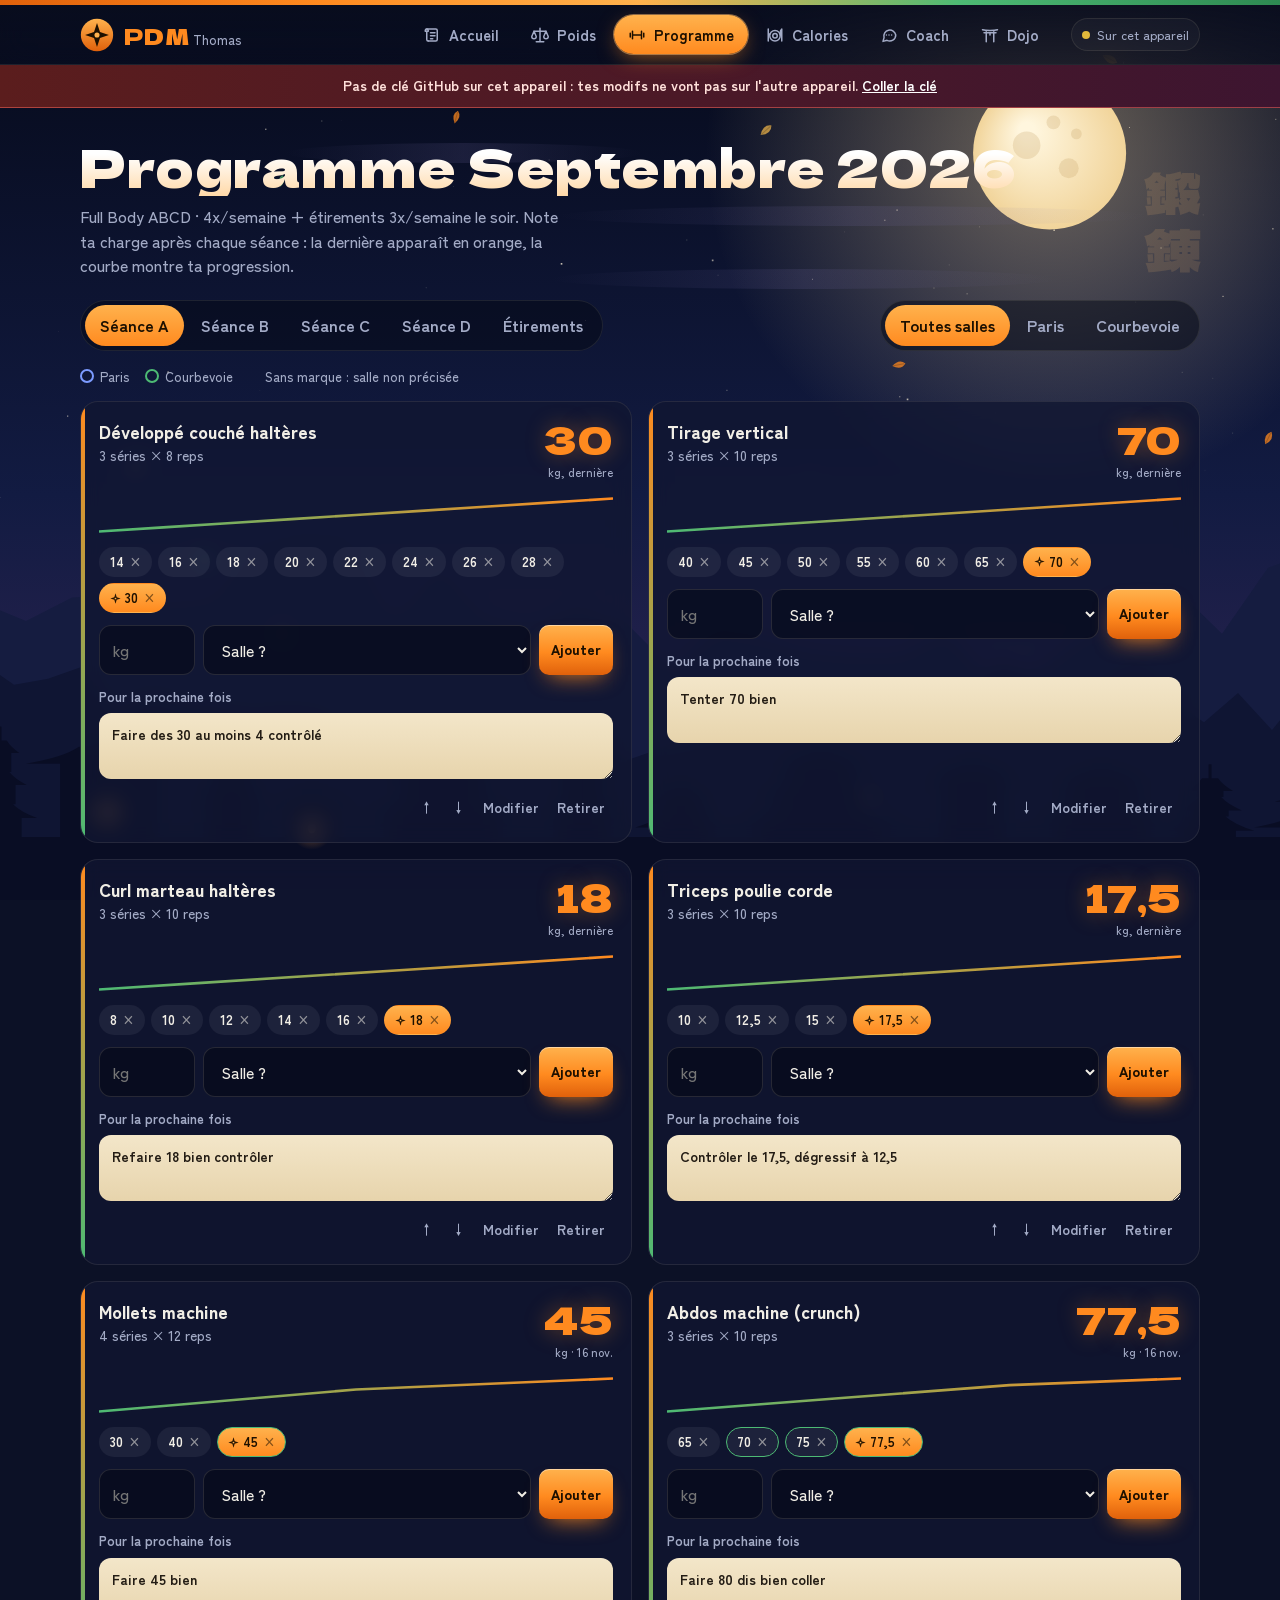
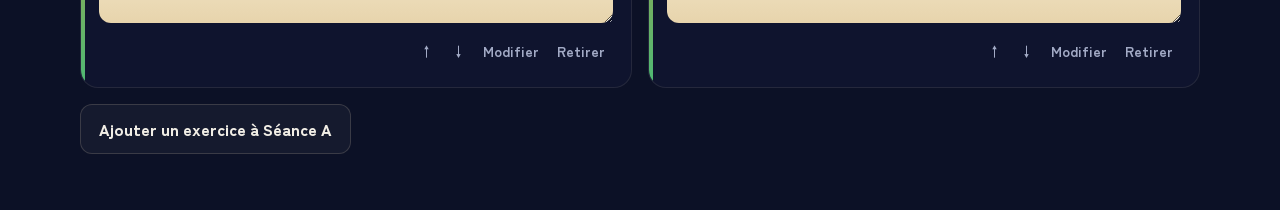
<file: programme.html>
<!doctype html>
<html lang="fr">
<head>
<meta charset="utf-8">
<meta name="viewport" content="width=device-width,initial-scale=1,viewport-fit=cover">
<title>Programme · PDM</title>
<meta name="theme-color" content="#0C1126">
<meta name="apple-mobile-web-app-capable" content="yes">
<meta name="apple-mobile-web-app-title" content="PDM">
<meta name="apple-mobile-web-app-status-bar-style" content="black-translucent">
<link rel="icon" href="assets/icon.svg" type="image/svg+xml">
<link rel="apple-touch-icon" href="assets/icon-180.png">
<link rel="manifest" href="manifest.json">
<link rel="preload" href="assets/fonts/dela-gothic-one-latin-400-normal.woff2" as="font" type="font/woff2" crossorigin>
<link rel="preload" href="assets/fonts/zen-kaku-gothic-new-latin-700-normal.woff2" as="font" type="font/woff2" crossorigin>
<link rel="stylesheet" href="assets/style.css?v=30">
</head>
<body>
<main>
  <div class="page-head"><div><h1 id="title">Programme</h1>
  <p class="lede" id="sub"></p></div><span class="kanji-tag" aria-hidden="true">鍛錬</span></div>
  <div id="prog"></div>
</main>
<script src="assets/app.js?v=30"></script>
<script src="assets/fx.js?v=30"></script>
<script>
(async function(){
  const P = window.PDM;
  await P.load();
  const prog = P.data.programs.find(p => p.current) || P.data.programs[0];
  P.$("#title").textContent = prog.title;
  P.$("#sub").textContent = prog.subtitle + ". Note ta charge après chaque séance : la dernière apparaît en orange, la courbe montre ta progression.";
  const state = { session: decodeURIComponent(location.hash.slice(1)) || null, gym: "all", hash: true };
  P.renderProgram(P.$("#prog"), prog, state);
  window.addEventListener("hashchange", () => { state.session = decodeURIComponent(location.hash.slice(1)); P.renderProgram(P.$("#prog"), prog, state); });
})();
</script>
</body>
</html>
</file>
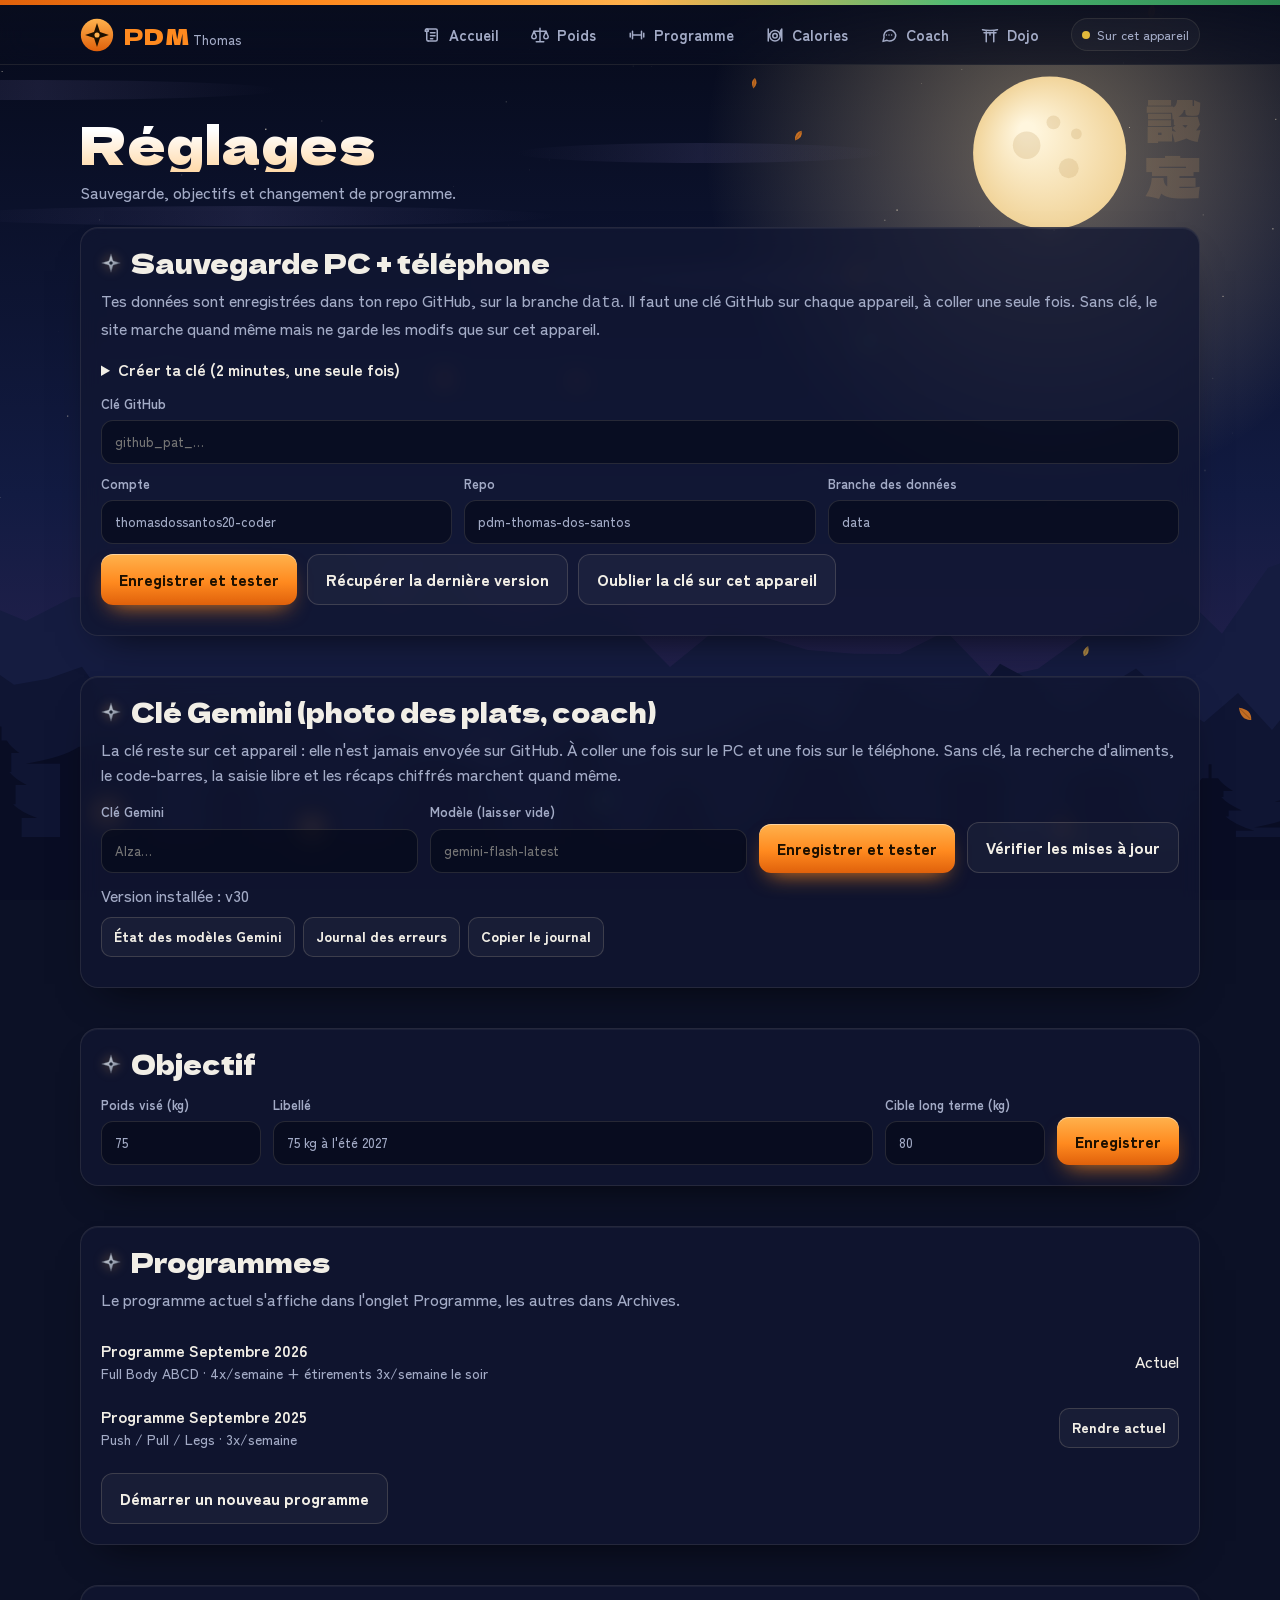
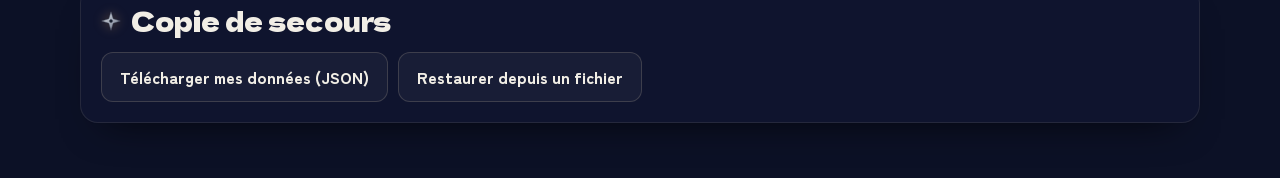
<file: reglages.html>
<!doctype html>
<html lang="fr">
<head>
<meta charset="utf-8">
<meta name="viewport" content="width=device-width,initial-scale=1,viewport-fit=cover">
<title>Réglages · PDM</title>
<meta name="theme-color" content="#0C1126">
<meta name="apple-mobile-web-app-capable" content="yes">
<meta name="apple-mobile-web-app-title" content="PDM">
<meta name="apple-mobile-web-app-status-bar-style" content="black-translucent">
<link rel="icon" href="assets/icon.svg" type="image/svg+xml">
<link rel="apple-touch-icon" href="assets/icon-180.png">
<link rel="manifest" href="manifest.json">
<link rel="preload" href="assets/fonts/dela-gothic-one-latin-400-normal.woff2" as="font" type="font/woff2" crossorigin>
<link rel="preload" href="assets/fonts/zen-kaku-gothic-new-latin-700-normal.woff2" as="font" type="font/woff2" crossorigin>
<link rel="stylesheet" href="assets/style.css?v=30">
</head>
<body>
<main>
  <div class="page-head"><div><h1>Réglages</h1>
  <p class="lede">Sauvegarde, objectifs et changement de programme.</p></div><span class="kanji-tag" aria-hidden="true">設定</span></div>

  <section class="panel" aria-labelledby="h-sync">
    <h2 id="h-sync">Sauvegarde PC + téléphone</h2>
    <p class="muted" style="margin-top:-6px">Tes données sont enregistrées dans ton repo GitHub, sur la branche <code>data</code>. Il faut une clé GitHub sur chaque appareil, à coller une seule fois. Sans clé, le site marche quand même mais ne garde les modifs que sur cet appareil.</p>
    <details style="margin:12px 0">
      <summary style="cursor:pointer;font-weight:700">Créer ta clé (2 minutes, une seule fois)</summary>
      <ol class="muted" style="padding-left:20px">
        <li>Ouvre <a href="https://github.com/settings/personal-access-tokens/new" target="_blank" rel="noopener">github.com/settings/personal-access-tokens/new</a></li>
        <li>Nom : <i>PDM site</i>. Expiration : 1 an.</li>
        <li>Repository access : <b>Only select repositories</b> → <b>pdm-thomas-dos-santos</b> uniquement.</li>
        <li>Permissions → Repository permissions → <b>Contents : Read and write</b>. Rien d'autre.</li>
        <li>Generate token, copie la clé (commence par <code>github_pat_</code>) et colle-la ci-dessous. Fais pareil sur ton téléphone avec la même clé.</li>
      </ol>
    </details>
    <form id="cfg" class="grid" style="gap:10px">
      <label class="f">Clé GitHub<input type="password" name="token" autocomplete="off" placeholder="github_pat_…"></label>
      <div class="form-row">
        <label class="f">Compte<input name="owner"></label>
        <label class="f">Repo<input name="repo"></label>
        <label class="f">Branche des données<input name="branch"></label>
      </div>
      <div style="display:flex;gap:10px;flex-wrap:wrap">
        <button class="btn" type="submit">Enregistrer et tester</button>
        <button class="btn ghost" type="button" id="pull">Récupérer la dernière version</button>
        <button class="btn ghost" type="button" id="forget">Oublier la clé sur cet appareil</button>
      </div>
      <p id="cfg-msg" class="muted" role="status" style="margin:0"></p>
    </form>
  </section>


  <section class="panel section" aria-labelledby="h-ai">
    <h2 id="h-ai">Clé Gemini (photo des plats, coach)</h2>
    <p class="muted" style="margin-top:-6px">La clé reste sur cet appareil : elle n'est jamais envoyée sur GitHub. À coller une fois sur le PC et une fois sur le téléphone. Sans clé, la recherche d'aliments, le code-barres, la saisie libre et les récaps chiffrés marchent quand même.</p>
    <form id="ai" class="form-row">
      <label class="f" data-wide>Clé Gemini<input name="key" type="password" autocomplete="off" placeholder="AIza…"></label>
      <label class="f">Modèle (laisser vide)<input name="model" autocomplete="off"></label>
      <button class="btn" type="submit">Enregistrer et tester</button>
      <button class="btn ghost" type="button" id="upd">Vérifier les mises à jour</button>
    </form>
    <p id="upd-msg" class="muted" role="status" style="margin:10px 0 0">Version installée : v<span id="upd-cur"></span></p>
    <p id="ai-msg" class="muted" role="status" style="margin:10px 0 0"></p>
    <p id="ai-use" class="muted" style="margin:10px 0 0;font-size:14px"></p>
    <div style="display:flex;gap:8px;flex-wrap:wrap;margin-top:10px"><button class="btn ghost sm" type="button" id="ai-diag">État des modèles Gemini</button><button class="btn ghost sm" type="button" id="ai-log">Journal des erreurs</button><button class="btn ghost sm" type="button" id="ai-copy" hidden>Copier le journal</button></div>
    <ul id="ai-diag-out" class="diag"></ul>
  </section>

  <section class="panel section" aria-labelledby="h-goal">
    <h2 id="h-goal">Objectif</h2>
    <form id="goal" class="form-row">
      <label class="f" style="max-width:160px">Poids visé (kg)<input name="goalKg" inputmode="decimal"></label>
      <label class="f" data-wide style="flex:2">Libellé<input name="goalLabel" placeholder="75 kg à l'été 2027"></label>
      <label class="f" style="max-width:160px">Cible long terme (kg)<input name="longGoalKg" inputmode="decimal"></label>
      <button class="btn" type="submit">Enregistrer</button>
    </form>
  </section>

  <section class="panel section" aria-labelledby="h-prog">
    <h2 id="h-prog">Programmes</h2>
    <p class="muted" style="margin-top:-6px">Le programme actuel s'affiche dans l'onglet Programme, les autres dans Archives.</p>
    <div id="progs"></div>
    <button class="btn ghost" id="new-prog" style="margin-top:12px">Démarrer un nouveau programme</button>
  </section>

  <section class="panel section" aria-labelledby="h-bk">
    <h2 id="h-bk">Copie de secours</h2>
    <div style="display:flex;gap:10px;flex-wrap:wrap">
      <button class="btn ghost" id="export">Télécharger mes données (JSON)</button>
      <label class="btn ghost" style="display:inline-block">Restaurer depuis un fichier<input type="file" id="import" accept="application/json" hidden></label>
    </div>
  </section>
</main>
<script src="assets/app.js?v=30"></script>
<script src="assets/fx.js?v=30"></script>
<script>
(async function(){
  const P = window.PDM, { $, esc, num } = P;
  const f = $("#cfg"), msg = $("#cfg-msg");
  const fill = () => { const c = P.getCfg(); f.token.value = c.token; f.owner.value = c.owner; f.repo.value = c.repo; f.branch.value = c.branch; };
  fill();
  await P.load();

  f.onsubmit = async e => {
    e.preventDefault();
    const c = { ...P.getCfg(), token: f.token.value.trim(), owner: f.owner.value.trim(), repo: f.repo.value.trim(), branch: f.branch.value.trim() || "data" };
    P.setCfg(c); P.resetRemoteSha();
    if(!c.token){ msg.textContent = "Pas de clé : les modifs restent sur cet appareil."; P.setSync("local"); return; }
    msg.textContent = "Test en cours…";
    try{
      const r = await fetch(`https://api.github.com/repos/${c.owner}/${c.repo}`, { headers: { Authorization: `Bearer ${c.token}`, Accept: "application/vnd.github+json" }, cache: "no-store" });
      if(r.status === 401){ msg.textContent = "Clé refusée par GitHub. Vérifie que tu l'as copiée en entier."; P.setSync("err","Clé GitHub refusée"); return; }
      if(r.status === 404){ msg.textContent = "Repo introuvable avec cette clé. Vérifie que la clé a bien accès à pdm-thomas-dos-santos."; P.setSync("err","Repo introuvable"); return; }
      const j = await r.json();
      if(!j.permissions || !j.permissions.push){ msg.textContent = "La clé lit le repo mais ne peut pas écrire. Mets Contents sur Read and write."; P.setSync("err","Clé en lecture seule"); return; }
      const ok = await P.pushRemote(P.data);
      msg.textContent = ok ? "Connecté. Tes modifs se sauvegardent maintenant sur GitHub." : "Connexion OK mais l'écriture a échoué. Vérifie que la branche « " + c.branch + " » existe.";
    }catch(err){ msg.textContent = "GitHub injoignable. Vérifie ta connexion."; }
  };
  $("#forget").onclick = () => { if(confirm("Retirer la clé GitHub de cet appareil ?")){ P.setCfg({ ...P.getCfg(), token: "" }); fill(); P.setSync("local"); msg.textContent = "Clé retirée de cet appareil."; } };
  $("#pull").onclick = async () => {
    try{ const r = await P.fetchRemote(); if(!r){ msg.textContent = "Rien trouvé sur GitHub."; return; }
      if(!confirm("Remplacer les données de cet appareil par la version GitHub ?")) return;
      P.data = r; localStorage.setItem("pdm-data", JSON.stringify(r)); localStorage.setItem("pdm-dirty","0"); msg.textContent = "Données récupérées."; renderProgs(); fillGoal();
    }catch(e){ msg.textContent = "Impossible de lire GitHub."; }
  };


  const ai = $("#ai"), aiMsg = $("#ai-msg");
  ai.key.value = P.gemCfg.key; ai.model.value = P.gemCfg.model; ai.model.placeholder = P.gemCfg.defaultModel;
  ai.onsubmit = async e => {
    e.preventDefault();
    P.gemCfg.key = ai.key.value.trim(); P.gemCfg.model = ai.model.value.trim();
    if(!P.gemCfg.key){ aiMsg.textContent = "Clé retirée de cet appareil."; return; }
    aiMsg.textContent = "Test en cours…";
    try{ const t = await P.gemini({ parts: [{ text: "Réponds juste : OK" }], lite: true }); aiMsg.textContent = "Clé valide, Gemini répond (" + P.gemShort(P.gemCfg.lastModel) + ")."; }
    catch(err){ aiMsg.textContent = err.message; }
    showUse();
  };


  /* mises à jour : compare avec version.json en ligne, vide les caches, recharge */
  $("#upd-cur").textContent = P.version;
  $("#upd").onclick = async () => {
    const m = $("#upd-msg"); m.textContent = "Vérification…";
    try{
      const r = await fetch("version.json?t=" + Date.now(), { cache: "no-store" });
      const j = await r.json();
      const txt = "Installée : v" + P.version + " · Dernière : v" + j.v + " (" + j.date + ")";
      if(j.v === P.version){ m.textContent = txt + " — tu es à jour."; return; }
      m.textContent = txt + " — mise à jour…";
      if(window.caches){ for(const k of await caches.keys()) await caches.delete(k); }
      if(navigator.serviceWorker){ for(const g of await navigator.serviceWorker.getRegistrations()) await g.unregister(); }
      setTimeout(() => location.replace(location.pathname + "?maj=" + Date.now()), 600);
    }catch(e){ m.textContent = "Impossible de vérifier (connexion ?)."; }
  };

  /* compteur du jour + état de chaque modèle, sans consommer de requête */
  function showUse(){
    const st = P.gemStatus();
    $("#ai-use").textContent = P.gemCfg.key ? `Aujourd'hui : ${st.total} requête${st.total > 1 ? "s" : ""} Gemini. Offre gratuite : environ 20 par jour sur chaque modèle Flash, 500 sur Flash-Lite. Remise à zéro à ${st.reset}.` : "";
  }
  showUse();
  $("#ai-diag").onclick = async () => {
    const key = ai.key.value.trim() || P.gemCfg.key; if(!key){ aiMsg.textContent = "Colle d'abord ta clé."; return; }
    const out = $("#ai-diag-out"), btn = $("#ai-diag"); btn.disabled = true; out.innerHTML = "<li>Lecture des modèles…</li>";
    try{ localStorage.removeItem("pdm-gemini-models"); }catch(e){}
    try{ await P.gemini.list(key); }catch(e){}
    const st = P.gemStatus(), now = Date.now();
    out.innerHTML = st.list.map((m, i) => {
      const b = st.blocked.find(x => x.m === m), n = st.used[m] || 0;
      const state = b ? `en pause (${b.why}) jusqu'à ${new Date(b.until).toLocaleTimeString("fr-FR", { hour: "2-digit", minute: "2-digit" })}` : "disponible";
      return `<li data-ok="${b ? 0 : 1}">${i + 1}. ${esc(P.gemShort(m))} : ${state}${n ? ` · ${n} requête${n > 1 ? "s" : ""} aujourd'hui` : ""}</li>`;
    }).join("") + `<li>Les photos utilisent les modèles dans cet ordre ; quand l'un atteint son quota, le suivant prend le relais.</li>`;
    showUse(); btn.disabled = false;
  };

  /* journal : les 30 dernières erreurs Gemini, avec le message exact de Google */
  const logTxt = () => P.gemLog().map(x => `${new Date(x.t).toLocaleString("fr-FR", { day: "2-digit", month: "2-digit", hour: "2-digit", minute: "2-digit" })} · ${P.gemShort(x.m)} · ${x.what}${x.msg ? " · " + x.msg : ""}`);
  $("#ai-log").onclick = () => {
    const l = logTxt(), out = $("#ai-diag-out");
    out.innerHTML = l.length ? l.map(t => `<li data-ok="0">${esc(t)}</li>`).join("") : `<li data-ok="1">Aucune erreur Gemini enregistrée sur cet appareil.</li>`;
    $("#ai-copy").hidden = !l.length;
  };
  $("#ai-copy").onclick = async () => { try { await navigator.clipboard.writeText(logTxt().join("\n")); P.toast("Journal copié : colle-le à Claude"); } catch(e){ P.toast("Copie impossible : fais une capture d'écran"); } };

  const g = $("#goal");
  const fillGoal = () => { const p = P.data.profile; g.goalKg.value = String(p.goalKg).replace(".",","); g.goalLabel.value = p.goalLabel || ""; g.longGoalKg.value = p.longGoalKg ? String(p.longGoalKg).replace(".",",") : ""; };
  fillGoal();
  g.onsubmit = e => { e.preventDefault(); const k = num(g.goalKg.value); if(k == null){ P.toast("Poids visé invalide"); return; }
    Object.assign(P.data.profile, { goalKg: k, goalLabel: g.goalLabel.value.trim(), longGoalKg: num(g.longGoalKg.value) }); P.save("Objectif enregistré"); };

  function renderProgs(){
    $("#progs").innerHTML = P.data.programs.map(p => `<div style="display:flex;justify-content:space-between;align-items:center;gap:10px;padding:10px 0;border-bottom:1px solid var(--line)">
      <div><b>${esc(p.title)}</b><div class="muted" style="font-size:14px">${esc(p.subtitle||"")}</div></div>
      ${p.current ? `<span class="rank" style="margin:0">Actuel</span>` : `<button class="btn ghost sm" data-cur="${esc(p.id)}">Rendre actuel</button>`}</div>`).join("");
  }
  renderProgs();
  $("#progs").onclick = e => { const b = e.target.closest("[data-cur]"); if(!b) return; P.data.programs.forEach(p => p.current = p.id === b.dataset.cur); P.save("Programme actuel changé"); renderProgs(); };
  $("#new-prog").onclick = () => {
    const title = prompt("Nom du nouveau programme", "Programme " + new Date().toLocaleDateString("fr-FR",{month:"long",year:"numeric"})); if(!title) return;
    const base = P.data.programs.find(p => p.current);
    const copy = JSON.parse(JSON.stringify(base));
    copy.id = P.uid("p"); copy.title = title; copy.current = true;
    copy.sessions.forEach(s => s.exercises.forEach(x => x.id = P.uid("e")));
    P.data.programs.forEach(p => p.current = false); P.data.programs.unshift(copy);
    P.save("Nouveau programme créé, l'ancien est dans Archives"); renderProgs();
  };

  $("#export").onclick = () => { const a = document.createElement("a"); a.href = URL.createObjectURL(new Blob([JSON.stringify(P.data,null,1)],{type:"application/json"})); a.download = `pdm-sauvegarde-${P.todayISO()}.json`; a.click(); };
  $("#import").onchange = async e => {
    const file = e.target.files[0]; if(!file) return;
    try{ const d = JSON.parse(await file.text()); if(!d.weights || !d.programs) throw 0;
      if(!confirm("Remplacer toutes tes données par ce fichier ?")) return;
      P.data = d; P.save("Données restaurées"); renderProgs(); fillGoal();
    }catch(err){ P.toast("Fichier non reconnu"); }
  };
})();
</script>
</body>
</html>
</file>
<file: assets/style.css>
@import url("fonts/fonts.css");

/* =========================================================
   PDM — Dojo de nuit
   Palette : nuit indigo, flamme orange, feuille verte,
   papier washi, vermillon des sceaux.
   ========================================================= */
:root{
  --night:#0C1126;
  --night-2:#141B38;
  --night-3:#1F2850;
  --glass:rgba(17,23,49,.78);
  --glass-line:rgba(255,236,200,.09);
  --flame:#FF8A1F;
  --flame-hi:#FFB24D;
  --flame-lo:#E0610B;
  --leaf:#4DBA74;
  --leaf-lo:#2E8A52;
  --washi:#F3E6C9;
  --washi-2:#E7D4AC;
  --ink:#231C14;
  --seal:#C9302A;
  --text:#F1EEE6;
  --muted:#A3ABC6;
  --loss:#FF6B5E;
  --wood:#5B3A22;
  --wood-hi:#8A5A35;
  --r-xl:26px;
  --r-lg:18px;
  --r-md:12px;
  --display:"Dela Gothic One", "Hiragino Sans", "Yu Gothic", system-ui, sans-serif;
  --body:"Zen Kaku Gothic New", system-ui, -apple-system, sans-serif;
  color-scheme:dark;
}
*{box-sizing:border-box}
html{-webkit-text-size-adjust:100%;-webkit-tap-highlight-color:transparent}
body{
  margin:0;min-height:100vh;color:var(--text);background:var(--night);
  font-family:var(--body);font-size:16px;line-height:1.55;font-weight:500;
}
a{color:var(--flame-hi)}
button,input,select,textarea{font:inherit;color:inherit}
:focus-visible{outline:3px solid var(--flame-hi);outline-offset:2px;border-radius:8px}
::selection{background:var(--flame);color:#1b0f00}

/* ---------- Décor de nuit (canvas) ---------- */
#scene{position:fixed;inset:0;width:100%;height:100%;z-index:-2;display:block}
.scene-fallback{position:fixed;inset:0;z-index:-3;
  background:radial-gradient(60vmax 40vmax at 78% 8%,rgba(255,214,150,.18),transparent 60%),
             linear-gradient(180deg,#070B1C 0%,#111A3D 55%,#24204A 100%)}
#fx{position:fixed;inset:0;width:100%;height:100%;z-index:60;pointer-events:none}

/* ---------- En-tête ---------- */
.topbar{position:sticky;top:0;z-index:40;
  background:linear-gradient(180deg,rgba(9,13,30,.92),rgba(9,13,30,.72));
  backdrop-filter:blur(14px) saturate(140%);-webkit-backdrop-filter:blur(14px) saturate(140%);
  border-bottom:1px solid var(--glass-line)}
.tape{height:5px;background:linear-gradient(90deg,var(--flame-lo),var(--flame),var(--flame-hi),var(--leaf),var(--leaf-lo))}
.topbar-in{max-width:1160px;margin:0 auto;padding:10px 20px;display:flex;align-items:center;gap:18px}
.brand{display:flex;align-items:center;gap:10px;text-decoration:none;color:var(--text)}
.brand-mark{width:34px;height:34px;flex:none}
.brand b{font-family:var(--display);font-weight:400;font-size:22px;letter-spacing:.02em;color:var(--flame)}
.brand small{font-size:13px;color:var(--muted);font-weight:500}
.nav{display:flex;gap:4px;margin-left:auto}
.nav a{display:flex;align-items:center;gap:8px;text-decoration:none;color:var(--muted);
  padding:8px 14px;border-radius:999px;font-weight:700;font-size:15px;transition:color .2s,background .2s}
.nav a svg{width:18px;height:18px;flex:none}
.nav a:hover{color:var(--text);background:rgba(255,255,255,.05)}
.nav a[aria-current="page"]{color:#1d1000;background:linear-gradient(180deg,var(--flame-hi),var(--flame));
  box-shadow:0 0 0 1px rgba(255,190,110,.5),0 6px 22px -6px rgba(255,138,31,.7)}
.sync{display:flex;align-items:center;gap:7px;font-size:12.5px;color:var(--muted);text-decoration:none;white-space:nowrap;
  padding:6px 10px;border-radius:999px;border:1px solid var(--glass-line);background:rgba(255,255,255,.03)}
.sync i{width:8px;height:8px;border-radius:50%;background:var(--muted);display:inline-block;flex:none}
.sync[data-s="ok"] i{background:var(--leaf);box-shadow:0 0 10px var(--leaf)}
.sync[data-s="busy"] i{width:12px;height:12px;border-radius:0;background:url(shuriken.svg) center/contain no-repeat;animation:spin .7s linear infinite}
.sync[data-s="err"] i{background:var(--loss);box-shadow:0 0 10px var(--loss)}
.sync[data-s="local"] i{background:#E2B93B}

@media (max-width:760px){
  .topbar{backdrop-filter:none;-webkit-backdrop-filter:none;background:rgba(9,13,30,.95)}
  .topbar-in{padding:10px 16px}
  .brand-mark{width:30px;height:30px}
  .nav{position:fixed;left:10px;right:10px;bottom:calc(10px + env(safe-area-inset-bottom));margin:0;z-index:50;
    background:rgba(12,17,38,.94);backdrop-filter:blur(16px);-webkit-backdrop-filter:blur(16px);
    border:1px solid var(--glass-line);border-radius:22px;padding:6px;justify-content:space-between;gap:2px;
    box-shadow:0 18px 40px -10px rgba(0,0,0,.7)}
  .nav a{flex:1;flex-direction:column;gap:2px;padding:7px 2px;font-size:11px;border-radius:16px}
  .nav a svg{width:22px;height:22px}
  .sync{margin-left:auto}
  body{padding-bottom:96px}
}

.key-banner{background:linear-gradient(90deg,#5b1d1d,#3d1530);color:#FFE0DA;border-bottom:1px solid rgba(255,107,94,.5);
  padding:10px 16px;text-align:center;font-weight:700;font-size:14px}
.key-banner a{color:#fff}

/* ---------- Mise en page ---------- */
main{max-width:1160px;margin:0 auto;padding:28px 20px 56px}
@media (max-width:600px){main{padding:20px 16px 40px}}
h1,h2,h3{margin:0;line-height:1.15;font-weight:400}
h1{font-family:var(--display);font-size:clamp(32px,6.5vw,52px);letter-spacing:.01em;
  background:linear-gradient(180deg,#fff 30%,#FFD9A8 100%);-webkit-background-clip:text;background-clip:text;color:transparent}
h2{font-family:var(--display);font-size:clamp(21px,3.6vw,26px);margin-bottom:16px;display:flex;align-items:center;gap:10px}
h2::before{content:"";width:20px;height:20px;flex:none;background:url(shuriken.svg) center/contain no-repeat;
  filter:drop-shadow(0 0 6px rgba(255,180,90,.35))}
h3{font-size:18px;font-weight:900}
.page-head{display:flex;align-items:flex-end;justify-content:space-between;gap:16px;margin-bottom:22px;flex-wrap:wrap}
.page-head .kanji-tag{font-family:var(--display);font-size:56px;line-height:1;color:rgba(255,190,110,.14);user-select:none;writing-mode:vertical-rl}
@media (max-width:600px){.page-head{position:relative}.page-head .kanji-tag{position:absolute;right:0;top:0;font-size:44px}.page-head > div{padding-right:54px}}
.lede{color:var(--muted);margin:8px 0 0;max-width:62ch}
.muted{color:var(--muted)}
.section{margin-top:40px}
.grid{display:grid;gap:18px}
@media (min-width:880px){
  .grid-2{grid-template-columns:1fr 1fr}
  .grid-3{grid-template-columns:repeat(3,1fr)}
  .grid-hero{grid-template-columns:1.35fr 1fr;align-items:start}
}

/* ---------- Panneaux laqués ---------- */
.panel{position:relative;background:var(--glass);border:1px solid var(--glass-line);border-radius:var(--r-lg);padding:20px;
  backdrop-filter:blur(10px);-webkit-backdrop-filter:blur(10px);
  box-shadow:inset 0 1px 0 rgba(255,255,255,.05),0 20px 40px -24px rgba(0,0,0,.8)}
.panel.tight{padding:16px}

/* ---------- Parchemin (élément signature) ---------- */
.scroll-wrap{position:relative;padding:0 6px}
.rod{position:relative;height:20px;margin:0 -6px;border-radius:10px;z-index:2;
  background:linear-gradient(180deg,var(--wood-hi),var(--wood) 55%,#3b2414);
  box-shadow:0 6px 12px -4px rgba(0,0,0,.6),inset 0 1px 0 rgba(255,255,255,.25)}
.rod::before,.rod::after{content:"";position:absolute;top:-4px;width:20px;height:28px;border-radius:7px;
  background:linear-gradient(180deg,#2b1a0e,#120a04);box-shadow:inset 0 1px 0 rgba(255,255,255,.18)}
.rod::before{left:-12px}.rod::after{right:-12px}
.paper{position:relative;color:var(--ink);padding:22px 24px 24px;overflow:hidden;
  background:
    radial-gradient(120% 80% at 10% 0%,rgba(255,255,255,.55),transparent 55%),
    radial-gradient(90% 70% at 100% 100%,rgba(176,135,74,.25),transparent 60%),
    linear-gradient(180deg,var(--washi),var(--washi-2));
  transform-origin:top center}
.paper::before{content:"";position:absolute;inset:0;pointer-events:none;opacity:.35;mix-blend-mode:multiply;
  background-image:url("data:image/svg+xml;utf8,<svg xmlns='http://www.w3.org/2000/svg' width='160' height='160'><filter id='n'><feTurbulence type='fractalNoise' baseFrequency='.9' numOctaves='2' stitchTiles='stitch'/><feColorMatrix values='0 0 0 0 .45  0 0 0 0 .33  0 0 0 0 .18  0 0 0 .55 0'/></filter><rect width='100%' height='100%' filter='url(%23n)'/></svg>")}
.paper > *{position:relative}
.scroll-anim .paper{animation:unroll .9s cubic-bezier(.2,.9,.25,1) both}
.scroll-anim .rod.bottom{animation:rodDrop .9s cubic-bezier(.2,.9,.25,1) both}
@keyframes unroll{from{clip-path:inset(0 0 100% 0)}to{clip-path:inset(0 0 0 0)}}
@keyframes rodDrop{from{transform:translateY(-260px)}to{transform:none}}

.paper-head{display:flex;justify-content:space-between;align-items:baseline;gap:12px;font-weight:700;color:#6b5636;font-size:14px;padding-right:110px}
@media (max-width:600px){.paper-head{padding-right:80px;flex-direction:column;gap:0}}
.big{display:flex;align-items:flex-end;gap:8px;margin-top:4px}
.big .n{font-family:var(--display);font-size:clamp(78px,17vw,132px);line-height:.92;letter-spacing:-.02em;color:var(--ink);
  text-shadow:0 2px 0 rgba(255,255,255,.4)}
.big .u{font-family:var(--display);font-size:30px;color:#7a6342;padding-bottom:12px}
.delta-line{font-weight:700;color:#5d4a2e;margin-top:6px}
.delta-line .up{color:var(--leaf-lo)} .delta-line .down{color:var(--seal)}

.seal{position:absolute;top:18px;right:18px;width:96px;height:96px;border-radius:14px;
  display:grid;place-items:center;color:#FFF3E6;background:var(--seal);
  font-family:var(--display);font-size:36px;line-height:1;writing-mode:vertical-rl;letter-spacing:.04em;
  box-shadow:inset 0 0 0 4px #FFF3E6,inset 0 0 0 7px var(--seal);transform:rotate(-8deg);opacity:.92;
  filter:url(#rough)}
@media (max-width:600px){.seal{width:76px;height:76px;font-size:28px;top:14px;right:14px}}
.seal.stamp{animation:stampIn .55s cubic-bezier(.3,1.6,.5,1) .75s both}
@keyframes stampIn{0%{transform:scale(2.6) rotate(-20deg);opacity:0}60%{opacity:1}100%{transform:scale(1) rotate(-8deg);opacity:.92}}

.rank-line{margin-top:18px;display:flex;align-items:center;gap:10px;flex-wrap:wrap;font-weight:900;color:var(--ink)}
.rank-pill{display:inline-flex;align-items:center;gap:6px;padding:5px 12px;border-radius:999px;background:var(--ink);color:var(--washi);font-size:14px}
.rope{position:relative;margin:22px 4px 6px;height:14px}
.rope-track{position:absolute;inset:3px 0;border-radius:999px;
  background:repeating-linear-gradient(-55deg,#B99766 0 6px,#9D7B4D 6px 9px);box-shadow:inset 0 1px 2px rgba(0,0,0,.35)}
.rope-fill{position:absolute;left:0;top:3px;bottom:3px;width:0;border-radius:999px;
  background:linear-gradient(90deg,var(--leaf-lo),var(--leaf) 45%,var(--flame) 100%);
  box-shadow:0 0 14px rgba(255,138,31,.55);transition:width 1.4s cubic-bezier(.2,.8,.2,1) .4s}
.rope-kunai{position:absolute;top:50%;left:0;width:76px;height:16px;margin-left:-72px;transform:translateY(-50%);
  background:url(kunai.svg) center/contain no-repeat;filter:drop-shadow(0 2px 2px rgba(0,0,0,.45));
  transition:left 1.4s cubic-bezier(.2,.8,.2,1) .4s}
.rope-ends{display:flex;justify-content:space-between;font-size:13px;font-weight:700;color:#6b5636}
.streak{margin-top:16px;display:flex;align-items:center;gap:10px;padding:10px 12px;border-radius:12px;
  background:rgba(35,28,20,.07);border:1px dashed rgba(35,28,20,.25);font-weight:700;color:#4d3d24;font-size:14px}
.streak svg{width:22px;height:22px;flex:none}
.streak.off{color:var(--seal);border-color:rgba(201,48,42,.4);background:rgba(201,48,42,.07)}

/* ---------- Citation ---------- */
.quote{position:relative;margin-top:18px;padding:16px 18px 16px 56px;border-radius:var(--r-md);
  background:linear-gradient(135deg,rgba(255,138,31,.12),rgba(77,186,116,.08));border:1px solid rgba(255,190,110,.18);
  font-weight:700;color:#FBE9D2}
.quote::before{content:"";position:absolute;left:18px;top:17px;width:24px;height:24px;background:url(shuriken.svg) center/contain no-repeat;filter:drop-shadow(0 0 8px rgba(255,138,31,.6))}

/* ---------- Tuiles chiffres ---------- */
.stats{display:grid;grid-template-columns:repeat(2,1fr);gap:12px;align-content:start}
.stat{position:relative;overflow:hidden;background:var(--glass);border:1px solid var(--glass-line);border-radius:var(--r-md);padding:14px 16px}
.stat b{display:block;font-family:var(--display);font-weight:400;font-size:26px;line-height:1.1}
.stat small{color:var(--muted);font-size:13px;font-weight:500}
.stat::after{content:"";position:absolute;right:-18px;bottom:-18px;width:64px;height:64px;opacity:.06;
  background:url(shuriken.svg) center/contain no-repeat}
.up{color:var(--leaf)} .down{color:var(--loss)} .flat{color:var(--muted)}

/* ---------- Formulaires ---------- */
.form-row{display:flex;flex-wrap:wrap;gap:12px;align-items:flex-end}
label.f{display:flex;flex-direction:column;gap:6px;font-size:13px;color:var(--muted);font-weight:700;flex:1;min-width:0}
input,select,textarea{background:rgba(5,8,20,.55);border:1px solid rgba(255,236,200,.12);border-radius:12px;padding:11px 13px;width:100%;
  font-weight:500;transition:border-color .2s,box-shadow .2s}
input:focus,select:focus,textarea:focus{border-color:var(--flame);outline:none;box-shadow:0 0 0 4px rgba(255,138,31,.18)}
textarea{min-height:46px;resize:vertical}
input[type=date]{min-height:46px;-webkit-appearance:none;appearance:none;display:block;min-width:0;max-width:100%;text-align:left;line-height:1.3}
input[type=date]::-webkit-date-and-time-value{text-align:left;margin:0}
input[type=date]::-webkit-calendar-picker-indicator{filter:invert(.85);opacity:.8}
@media (max-width:760px){
  input,select,textarea{font-size:16px}
  .form-row{display:grid;grid-template-columns:1fr 1fr;gap:12px}
  .form-row > label.f{max-width:none !important;min-width:0 !important;flex:none}
  .form-row > label.f:has(textarea), .form-row > label.f[data-wide]{grid-column:1/-1}
  .form-row > .btn{grid-column:1/-1;width:100%}
}
.btn{position:relative;display:inline-flex;align-items:center;justify-content:center;gap:8px;
  background:linear-gradient(180deg,var(--flame-hi),var(--flame) 55%,var(--flame-lo));color:#1d1000;border:0;border-radius:12px;
  padding:12px 18px;font-weight:900;cursor:pointer;white-space:nowrap;
  box-shadow:inset 0 1px 0 rgba(255,255,255,.45),0 10px 22px -10px rgba(255,138,31,.9);transition:transform .12s,filter .2s}
.btn:hover{filter:brightness(1.07)}
.btn:active{transform:translateY(1px) scale(.98)}
.btn.ghost{background:rgba(255,255,255,.04);color:var(--text);border:1px solid rgba(255,236,200,.16);box-shadow:none}
.btn.ghost:hover{border-color:var(--flame);background:rgba(255,138,31,.08)}
.btn.green{background:linear-gradient(180deg,#6fd396,var(--leaf) 55%,var(--leaf-lo));color:#062312}
.btn.sm{padding:8px 12px;font-size:14px;border-radius:10px}
.btn.big{padding:16px 26px;font-size:18px;border-radius:16px}
.icon-btn{background:none;border:0;color:var(--muted);cursor:pointer;padding:6px 8px;border-radius:8px;font-weight:700;font-size:14px}
.icon-btn:hover{color:var(--text);background:rgba(255,255,255,.06)}
.icon-btn.danger:hover{color:var(--loss)}

/* ---------- Segments ---------- */
.seg{display:inline-flex;background:rgba(5,8,20,.5);border:1px solid var(--glass-line);border-radius:999px;padding:4px;gap:2px;flex-wrap:wrap}
.seg button{background:none;border:0;padding:8px 15px;border-radius:999px;color:var(--muted);cursor:pointer;font-weight:700;transition:color .2s,background .2s}
.seg button:hover{color:var(--text)}
.seg button[aria-pressed="true"]{background:linear-gradient(180deg,var(--flame-hi),var(--flame));color:#1d1000}
.toolbar{display:flex;flex-wrap:wrap;gap:12px;align-items:center;justify-content:space-between;margin-bottom:16px}
@media (max-width:760px){
  .toolbar .seg{display:flex;width:100%}
  .toolbar .seg button{flex:1 1 0;padding:8px 6px}
}

/* ---------- Séances (cartes-étiquettes) ---------- */
.sess-grid{display:grid;gap:14px;grid-template-columns:repeat(auto-fit,minmax(220px,1fr))}
.sess{position:relative;display:block;text-decoration:none;color:inherit;overflow:hidden;padding:18px 18px 16px 70px;
  border-radius:var(--r-lg);background:var(--glass);border:1px solid var(--glass-line);transition:transform .2s,border-color .2s}
.sess:hover{transform:translateY(-3px);border-color:rgba(255,138,31,.5)}
.sess .letter{position:absolute;left:14px;top:14px;width:42px;height:42px;border-radius:12px;display:grid;place-items:center;
  font-family:var(--display);font-size:24px;color:#1d1000;background:linear-gradient(180deg,var(--flame-hi),var(--flame))}
.sess b{display:block;font-weight:900}
.sess span{display:block;color:var(--muted);font-size:14px;margin-top:4px}

/* ---------- Graphique ---------- */
.chart-wrap{position:relative;height:330px}
@media (max-width:600px){.chart-wrap{height:250px}}

/* ---------- Tableau des pesées ---------- */
.table-wrap{overflow-x:auto}
table{width:100%;border-collapse:collapse;font-size:15px}
th,td{padding:12px 8px;text-align:left;border-bottom:1px solid rgba(255,236,200,.08);vertical-align:top}
th{color:var(--muted);font-weight:700;font-size:13px;white-space:nowrap}
th button{background:none;border:0;color:inherit;cursor:pointer;padding:0;font:inherit}
th button[data-active]{color:var(--flame-hi)}
tbody tr{transition:background .2s}
tbody tr:hover{background:rgba(255,255,255,.025)}
td.num{font-variant-numeric:tabular-nums;white-space:nowrap}
td.num b{font-family:var(--display);font-weight:400;font-size:18px}
td.note{color:var(--muted);min-width:220px}
tr.editing td{background:rgba(255,138,31,.07)}
.delta-pill{display:inline-block;padding:2px 9px;border-radius:999px;font-weight:900;font-size:13px;background:rgba(255,255,255,.05)}
.delta-pill.up{background:rgba(77,186,116,.15)} .delta-pill.down{background:rgba(255,107,94,.14)}
@media (max-width:600px){
  table.cards thead{display:none}
  table.cards tr{display:grid;grid-template-columns:1fr auto auto;gap:4px 10px;padding:12px 0;border-bottom:1px solid rgba(255,236,200,.08)}
  table.cards td{border:0;padding:2px 0}
  table.cards td.note{grid-column:1/-1;min-width:0}
  table.cards td.actions{grid-column:3;grid-row:1}
}

@media (max-width:600px){
  table.mes thead{display:none}
  table.mes tr{display:grid;grid-template-columns:1fr auto auto;grid-template-areas:"n v d" "t t t" "o o o";gap:2px 10px;padding:12px 0;border-bottom:1px solid rgba(255,236,200,.08)}
  table.mes td{border:0;padding:0;min-width:0}
  table.mes .m-name{grid-area:n;font-weight:900}
  table.mes .m-val{grid-area:v}
  table.mes .m-del{grid-area:d}
  table.mes .m-date{grid-area:t;color:var(--muted);font-size:13px}
  table.mes .m-note{grid-area:o}
}

/* ---------- Programme ---------- */
.legend-gym{display:flex;gap:16px;font-size:13px;color:var(--muted);flex-wrap:wrap;margin-bottom:16px}
.legend-gym span::before{content:"";display:inline-block;width:10px;height:10px;border-radius:50%;margin-right:6px;vertical-align:-1px}
.legend-gym .lp::before{border:2px solid #7C9BFF}
.legend-gym .lc::before{border:2px solid var(--leaf)}
.ex-list{display:grid;gap:16px}
@media (min-width:880px){.ex-list{grid-template-columns:1fr 1fr}}
.ex{position:relative;overflow:hidden;background:var(--glass);border:1px solid var(--glass-line);border-radius:var(--r-lg);padding:18px;
  display:flex;flex-direction:column;gap:12px;backdrop-filter:blur(10px);-webkit-backdrop-filter:blur(10px)}
.ex::before{content:"";position:absolute;left:0;top:0;bottom:0;width:4px;background:linear-gradient(180deg,var(--flame),var(--leaf))}
.ex-head{display:flex;justify-content:space-between;gap:12px;align-items:flex-start}
.ex-name{font-weight:900;font-size:18px;line-height:1.25}
.ex-scheme{color:var(--muted);font-size:14px;margin-top:2px}
.ex-scheme .rec{color:var(--flame-hi);font-weight:700}
.ex-max{text-align:right;white-space:nowrap}
.ex-max b{display:block;font-family:var(--display);font-weight:400;font-size:38px;line-height:1;color:var(--flame);
  text-shadow:0 0 22px rgba(255,138,31,.35)}
.ex-max small{font-size:12px;color:var(--muted)}
.spark{height:40px;width:100%;display:block}
.chips{display:flex;flex-wrap:wrap;gap:6px}
.chip{font-size:13px;font-weight:700;padding:4px 10px;border-radius:999px;background:rgba(255,255,255,.06);color:var(--text);
  border:1px solid transparent;display:inline-flex;align-items:center;gap:4px}
.chip.paris{border-color:#7C9BFF}
.chip.courbevoie{border-color:var(--leaf)}
.chip.last{background:linear-gradient(180deg,var(--flame-hi),var(--flame));color:#1d1000}
.chip.last::before{content:"";width:11px;height:11px;background:url(shuriken-dark.svg) center/contain no-repeat}
.chip button{background:none;border:0;color:inherit;cursor:pointer;padding:0 0 0 2px;opacity:.55;font-weight:900}
.chip button:hover{opacity:1}
.add-load{display:flex;gap:8px}
.add-load input{width:96px;flex:none}
.add-load select{width:auto;flex:1;min-width:0}
.next-note{background:linear-gradient(180deg,var(--washi),var(--washi-2));color:var(--ink);border:0;font-weight:700;font-size:14px}
.next-note:focus{box-shadow:0 0 0 3px var(--flame)}
.alert{background:rgba(201,48,42,.16);border:1px solid rgba(255,107,94,.6);color:#FFD7D1;border-radius:12px;padding:8px 12px;font-size:13.5px;font-weight:900}
.details{font-size:14px;color:var(--muted)}
.ex-actions{display:flex;gap:2px;justify-content:flex-end;flex-wrap:wrap}
.ex.pr{animation:prGlow 1.6s ease-out}
@keyframes prGlow{0%{box-shadow:0 0 0 0 rgba(255,138,31,.9)}100%{box-shadow:0 0 0 22px rgba(255,138,31,0)}}

/* ---------- Dojo ---------- */
.moves{display:grid;gap:10px;counter-reset:mv}
.move{display:grid;grid-template-columns:auto 1fr auto;gap:14px;align-items:start;background:rgba(255,255,255,.04);border-radius:14px;padding:14px}
.move::before{counter-increment:mv;content:counter(mv);display:grid;place-items:center;width:34px;height:34px;border-radius:10px;
  font-family:var(--display);font-size:18px;color:#1d1000;background:linear-gradient(180deg,var(--flame-hi),var(--flame))}
.move .dose{font-weight:900;color:var(--leaf);white-space:nowrap}
.move ul{margin:4px 0 0;padding-left:18px;color:var(--muted);font-size:14px}
.recipe ul{padding-left:18px;margin:8px 0}
.macro{display:flex;gap:8px;flex-wrap:wrap;margin-top:8px}
.macro span{background:rgba(255,138,31,.12);border:1px solid rgba(255,138,31,.3);border-radius:999px;padding:4px 12px;font-size:14px;font-weight:700}

/* ---------- Mini-jeux ---------- */
.hub{display:grid;gap:12px;grid-template-columns:repeat(4,1fr);margin-bottom:16px}
@media (max-width:880px){.hub{grid-template-columns:1fr 1fr}}
.hub-card{position:relative;text-align:left;display:flex;flex-direction:column;gap:4px;padding:14px;border-radius:var(--r-lg);cursor:pointer;
  background:var(--glass);border:1px solid var(--glass-line);color:var(--text);transition:transform .15s,border-color .2s,background .2s}
.hub-card:hover{border-color:rgba(255,138,31,.45)}
.hub-card:active{transform:scale(.98)}
.hub-card[aria-pressed="true"]{border-color:var(--flame);background:linear-gradient(160deg,rgba(255,138,31,.2),rgba(17,23,49,.85));
  box-shadow:0 0 0 1px rgba(255,138,31,.4),0 14px 30px -14px rgba(255,138,31,.6)}
.hub-ico{font-size:28px;line-height:1}
.hub-card b{font-weight:900;font-size:16px;line-height:1.2}
.hub-desc{font-size:13px;color:var(--muted);line-height:1.35}
.hub-best{margin-top:auto;padding-top:6px;font-size:12.5px;font-weight:900;color:var(--flame-hi)}

.game{position:relative;border-radius:var(--r-xl);overflow:hidden;border:1px solid rgba(255,190,110,.25);min-height:440px;
  background:radial-gradient(120% 90% at 50% 0%,#1B2452,#0B1024 70%);box-shadow:0 30px 60px -30px rgba(0,0,0,.9);
  touch-action:manipulation;user-select:none;-webkit-user-select:none;-webkit-touch-callout:none}
.g-canvas{display:block;width:100%;height:min(62vh,540px);cursor:crosshair;touch-action:manipulation}
@media (max-width:760px){.game{min-height:400px}.g-canvas{height:min(58svh,520px);min-height:400px}}
.game-hud{position:absolute;left:0;right:0;top:0;display:flex;justify-content:space-between;align-items:center;padding:14px 16px;pointer-events:none}
.game-hud .score{font-family:var(--display);font-size:30px;color:#fff;text-shadow:0 2px 0 rgba(0,0,0,.4)}
.game-hud .time{font-family:var(--display);font-size:20px;color:var(--flame-hi);padding:4px 12px;border-radius:999px;background:rgba(0,0,0,.35)}
.game-hud .combo{font-weight:900;color:var(--leaf);font-size:15px}
.game-overlay{position:absolute;inset:0;display:grid;place-items:center;text-align:center;padding:24px;z-index:3;
  background:radial-gradient(80% 70% at 50% 40%,rgba(12,17,38,.6),rgba(5,8,20,.94))}
.game-overlay[hidden]{display:none}
.game-overlay h3{font-family:var(--display);font-weight:400;font-size:clamp(26px,6vw,38px);margin-bottom:10px}
.game-overlay p{color:var(--muted);max-width:44ch;margin:0 auto 18px}
.game-overlay .g-result{font-family:var(--display);font-size:clamp(40px,10vw,60px);color:var(--flame-hi);margin:0 0 6px;line-height:1.1}
.legend-food{display:flex;justify-content:center;gap:10px;flex-wrap:wrap;margin:0 0 20px;font-weight:700;font-size:14px}
.legend-food span{display:inline-flex;align-items:center;gap:6px;padding:6px 12px;border-radius:999px;background:rgba(255,255,255,.06)}
.legend-food .bad{border:1px solid rgba(77,186,116,.5)} .legend-food .good{border:1px solid rgba(255,107,94,.5)}
.best-list{list-style:none;margin:0;padding:0;display:grid;gap:8px}
.best-list li{display:flex;justify-content:space-between;gap:10px;padding:10px 14px;border-radius:12px;background:rgba(255,255,255,.04);font-weight:700}
.best-list li b{font-family:var(--display);font-weight:400;color:var(--flame-hi)}
.best-list li:first-child{background:linear-gradient(90deg,rgba(255,138,31,.2),rgba(255,255,255,.03))}

/* zone de jeu : défilement vertical seulement, pas de zoom */
.game, .game *{touch-action:pan-y}
.hub, .hub *{touch-action:manipulation}

/* Dégaine le kunai */
.rx{position:absolute;inset:0;display:grid;place-items:center;text-align:center;cursor:pointer;transition:background .12s}
.rx[data-st="wait"]{background:radial-gradient(90% 80% at 50% 45%,#16204A,#080C1E)}
.rx[data-st="go"]{background:radial-gradient(90% 80% at 50% 45%,#FFB24D,#E0610B)}
.rx[data-st="early"]{background:radial-gradient(90% 80% at 50% 45%,#8E2A2A,#3A0F14)}
.rx[data-st="hit"]{background:radial-gradient(90% 80% at 50% 45%,#2E7A50,#0E2A1C)}
.rx-kunai{width:150px;height:30px;margin:0 auto 18px;background:url(kunai.svg) center/contain no-repeat;transform:rotate(-30deg);transition:transform .15s}
.rx[data-st="go"] .rx-kunai{transform:rotate(0) scale(1.15)}
.rx-big{font-family:var(--display);font-size:clamp(36px,10vw,64px);line-height:1.05}
.rx[data-st="go"] .rx-big{color:#1d1000}
.rx-sub{margin-top:8px;font-weight:700;color:var(--muted);min-height:1.5em}
.rx[data-st="go"] .rx-sub{color:#3a1d00}
.rx-dots{display:flex;gap:8px;justify-content:center;margin-top:22px}
.rx-dots i{min-width:44px;height:30px;padding:0 6px;border-radius:999px;display:grid;place-items:center;font-style:normal;font-size:12px;font-weight:900;
  background:rgba(255,255,255,.08);color:var(--muted)}
.rx-dots i.on{background:rgba(255,138,31,.25);color:#fff}

/* Mémoire des sceaux */
.mem{position:absolute;inset:0;display:flex;flex-direction:column;align-items:center;justify-content:center;gap:16px;padding:16px}
.mem-info{text-align:center}
.mem-lvl{display:block;font-family:var(--display);font-weight:400;font-size:28px}
.mem-msg{color:var(--muted);font-weight:700}
.mem-grid{display:grid;grid-template-columns:1fr 1fr;gap:14px;width:min(100%,380px)}
.seal-btn{aspect-ratio:1;border:0;border-radius:22px;cursor:pointer;color:#FFF3E6;display:flex;flex-direction:column;align-items:center;justify-content:center;gap:2px;
  background:color-mix(in srgb,var(--c) 38%,#0B1024);box-shadow:inset 0 0 0 3px color-mix(in srgb,var(--c) 70%,transparent);
  transition:transform .1s,background .12s,box-shadow .12s;touch-action:manipulation}
.seal-btn span{font-family:var(--display);font-size:clamp(34px,10vw,52px);line-height:1}
.seal-btn small{font-weight:900;font-size:13px;opacity:.85}
.seal-btn:disabled{cursor:default}
.seal-btn.lit{background:var(--c);transform:scale(1.04);box-shadow:inset 0 0 0 3px #FFF3E6,0 0 40px var(--c)}
.seal-btn.wrong{background:#8E2A2A;box-shadow:inset 0 0 0 3px #FF6B5E}

/* Coupe le bambou */
.bb{position:absolute;inset:0;display:flex;flex-direction:column;justify-content:center;gap:26px;padding:24px;cursor:pointer}
.bb-info{text-align:center}
.bb-score{display:block;font-family:var(--display);font-weight:400;font-size:clamp(52px,14vw,80px);line-height:1;color:var(--flame-hi)}
.bb-msg{color:var(--muted);font-weight:700}
.bb-track{position:relative;height:84px;margin:0 12px}
.bb-stalk{position:absolute;left:0;right:0;top:22px;height:40px;border-radius:12px;
  background:repeating-linear-gradient(90deg,#5DB86F 0 22%,#3E8E50 22% 23.2%,#6CC77D 23.2% 45%,#3E8E50 45% 46.2%),linear-gradient(180deg,#7ED08D,#2F7A43);
  background-blend-mode:multiply;box-shadow:inset 0 -6px 0 rgba(0,0,0,.18),inset 0 4px 0 rgba(255,255,255,.2)}
.bb-zone{position:absolute;top:12px;height:60px;border-radius:12px;border:3px solid #FFF3E6;background:rgba(255,243,230,.18);
  box-shadow:0 0 22px rgba(255,243,230,.35);transition:left .25s cubic-bezier(.2,.8,.2,1),width .25s}
.bb-blade{position:absolute;top:-6px;width:8px;height:96px;margin-left:-4px;border-radius:4px;
  background:linear-gradient(180deg,#fff,#C9D1DD 60%,#5B3A22 60%);box-shadow:0 0 14px rgba(255,255,255,.7)}
.bb.cut .bb-zone{animation:cutFlash .35s ease-out}
@keyframes cutFlash{0%{background:rgba(255,243,230,.85)}100%{background:rgba(255,243,230,.18)}}
.bb.miss .bb-stalk{filter:grayscale(1) brightness(.6)}
.bb-tip{text-align:center;color:var(--muted);font-size:13px;margin:0}

/* ---------- Tampon / toast ---------- */
.toast{position:fixed;left:50%;bottom:28px;transform:translateX(-50%) translateY(20px);opacity:0;z-index:70;pointer-events:none;
  background:linear-gradient(180deg,var(--washi),var(--washi-2));color:var(--ink);padding:11px 20px;border-radius:999px;font-weight:900;
  box-shadow:0 14px 30px -10px rgba(0,0,0,.7);transition:.28s cubic-bezier(.2,.9,.3,1.2)}
.toast.show{opacity:1;transform:translateX(-50%) translateY(0)}
@media (max-width:760px){.toast{bottom:110px}}
.stamp-fx{position:fixed;left:50%;top:42%;z-index:65;pointer-events:none;width:200px;height:200px;margin:-100px 0 0 -100px;
  display:grid;place-items:center;text-align:center;border-radius:24px;color:#FFF3E6;background:var(--seal);
  font-family:var(--display);font-size:26px;line-height:1.15;padding:20px;filter:url(#rough);
  box-shadow:inset 0 0 0 6px #FFF3E6,inset 0 0 0 10px var(--seal),0 30px 60px -10px rgba(0,0,0,.7);
  animation:stampFx 1.6s cubic-bezier(.3,1.5,.5,1) forwards}
@keyframes stampFx{0%{transform:scale(2.4) rotate(-22deg);opacity:0}18%{transform:scale(1) rotate(-9deg);opacity:1}
  75%{transform:scale(1) rotate(-9deg);opacity:1}100%{transform:scale(.9) rotate(-9deg);opacity:0}}

.empty{color:var(--muted);text-align:center;padding:30px 10px}
.reveal{animation:rise .6s cubic-bezier(.2,.8,.2,1) both}
@keyframes rise{from{opacity:0;transform:translateY(14px)}to{opacity:1;transform:none}}
@keyframes spin{to{transform:rotate(360deg)}}
.sr-only{position:absolute;width:1px;height:1px;overflow:hidden;clip:rect(0 0 0 0)}

@media (prefers-reduced-motion:reduce){
  *,*::before,*::after{animation-duration:.01ms !important;animation-delay:0s !important;transition-duration:.01ms !important}
}

/* ---------- Calories ---------- */
.cal-date{display:flex;align-items:center;gap:8px}
.cal-date input{width:auto;min-width:160px}
.cal-date .icon-btn{font-size:20px;padding:6px 12px}
.cal-big{display:flex;align-items:baseline;gap:10px;flex-wrap:wrap}
.cal-big b{font-family:var(--display);font-weight:400;font-size:44px;line-height:1;color:var(--flame-hi)}
.cal-big span{color:var(--muted);font-weight:700}
.cal-bar{position:relative;height:14px;margin-top:14px;border-radius:999px;background:rgba(255,255,255,.07);overflow:visible}
.cal-bar i{position:absolute;inset:0 auto 0 0;border-radius:999px;background:linear-gradient(90deg,var(--flame-lo),var(--flame-hi));transition:width .5s}
.cal-bar em{position:absolute;top:-4px;bottom:-4px;width:2px;background:var(--leaf);border-radius:2px}
.cal-macros{grid-template-columns:repeat(3,1fr)}
.cal-macros .stat b{font-size:22px}
.cal-macros .stat.ok b{color:var(--leaf)}
.cal-add{display:grid;gap:22px}
@media (min-width:880px){.cal-add{grid-template-columns:1fr 1fr;gap:28px}}
.cal-add h3{font-family:var(--display);font-size:18px;margin-bottom:10px}
.cal-hint{font-size:14px;margin:10px 0 0}
.btn.is-busy{opacity:.7;pointer-events:none}
.cal-photo{margin-top:14px;display:grid;gap:10px}
.cal-photo img{width:100%;max-height:260px;object-fit:cover;border-radius:var(--r-md);border:1px solid var(--glass-line)}
.cal-items{list-style:none;margin:0;padding:0;display:grid;gap:6px}
.cal-items li{display:grid;align-items:center;gap:8px;padding:8px 0;border-bottom:1px solid var(--glass-line)}
.cal-items li.ph{grid-template-columns:1fr 74px auto 56px}
.cal-items li.row{grid-template-columns:1fr 56px auto}
.cal-name small{display:block;font-size:12.5px;font-weight:500;margin-top:2px}
.cal-acts{display:flex;gap:2px}
.cal-edit{display:block !important;background:rgba(255,138,31,.05);border-radius:12px;padding:12px !important;border:1px solid rgba(255,138,31,.3) !important}
.cal-items li.off{opacity:.45}
.cal-items li b{text-align:right;font-variant-numeric:tabular-nums}
.cal-items .cal-g{padding:7px 8px;text-align:right}
.cal-items .icon-btn{padding:4px 10px}
.cal-name,.cal-chk span{min-width:0;overflow-wrap:anywhere}
.cal-chk{display:flex;align-items:center;gap:8px;cursor:pointer}
.cal-chk input{width:18px;height:18px;flex:none;accent-color:var(--flame)}
.cal-sugg{display:grid;gap:6px;margin-top:10px}
.cal-opt{display:flex;flex-direction:column;align-items:flex-start;gap:2px;text-align:left;width:100%;cursor:pointer;color:var(--text);
  background:rgba(255,255,255,.04);border:1px solid var(--glass-line);border-radius:12px;padding:9px 12px;font-weight:700}
.cal-opt:hover{border-color:var(--flame)}
.cal-opt small{color:var(--muted);font-weight:500}
.cal-opt.ai{border-style:dashed;border-color:rgba(255,138,31,.5)}
.cal-sub{margin:8px 0 0;font-size:13px;letter-spacing:.06em;text-transform:uppercase;color:var(--muted)}
.cal-sub::before{content:none}
.cal-hist{display:grid;grid-template-columns:minmax(0,1fr) 112px;gap:6px;align-items:stretch}
.cal-hist .cal-opt{min-width:0}
.cal-hist .cal-opt span{overflow-wrap:anywhere}
.cal-plus{display:flex;flex-direction:column;align-items:center;justify-content:center;gap:1px;min-width:0;text-align:center;padding:6px 10px;border-radius:12px;cursor:pointer;
  border:1px solid rgba(76,195,120,.55);background:rgba(76,195,120,.14);color:var(--text);font:inherit;font-weight:700}
.cal-plus b{font-size:14px;white-space:nowrap}
.cal-plus small{color:var(--muted);font-weight:500;font-size:12px}
.cal-plus:active{transform:scale(.97)}
.cal-por{margin-top:8px}
.cal-gem{font-size:12.5px;margin:8px 0 0}
.cal-meal + .cal-meal{margin-top:18px}
.cal-meal-h{display:flex;justify-content:space-between;align-items:baseline;gap:10px;margin:14px 0 4px}
.cal-meal-h h3{font-family:var(--display);font-size:17px}
.cal-week{display:grid;grid-template-columns:repeat(7,1fr);gap:6px;margin-top:12px}
.cal-week button{background:none;border:1px solid transparent;border-radius:12px;padding:6px 2px;color:var(--text);cursor:pointer;display:flex;flex-direction:column;align-items:center;gap:4px}
.cal-week button.cur{border-color:var(--flame);background:rgba(255,138,31,.07)}
.cal-week b{font-size:12.5px;font-variant-numeric:tabular-nums}
.cal-week small{color:var(--muted);font-size:12px}
.cal-col{position:relative;width:70%;max-width:34px;height:110px;border-radius:8px;background:rgba(255,255,255,.05);overflow:hidden}
.cal-col i{position:absolute;left:0;right:0;bottom:0;background:linear-gradient(180deg,var(--flame-hi),var(--flame-lo));border-radius:8px 8px 0 0}
.cal-col i.ok{background:linear-gradient(180deg,#6fd396,var(--leaf-lo))}
.cal-col em{position:absolute;left:0;right:0;height:2px;background:var(--leaf)}
@media (max-width:600px){.cal-big b{font-size:38px}.cal-macros .stat{padding:12px}.cal-macros .stat b{font-size:19px}}
#cal .cal-seg{display:grid;grid-template-columns:repeat(4,1fr);width:100%;max-width:520px;border-radius:16px;margin:12px 0 14px}
#cal .cal-seg button{padding:9px 4px;border-radius:12px}
.cal-modes{display:grid;grid-template-columns:repeat(4,1fr);gap:6px;margin-bottom:16px;border-bottom:1px solid var(--glass-line)}
.cal-modes button{background:none;border:0;border-bottom:3px solid transparent;color:var(--muted);font-weight:700;padding:10px 2px;cursor:pointer;font-size:14px}
.cal-modes button[aria-selected="true"]{color:var(--flame-hi);border-bottom-color:var(--flame)}
.cal-2btn{display:grid;grid-template-columns:1fr 1fr;gap:10px}
.cal-2btn .btn{width:100%}
.cal-prod{display:flex;gap:12px;align-items:center;margin-top:14px;padding:12px;border-radius:var(--r-md);background:rgba(255,255,255,.04);border:1px solid var(--glass-line)}
.cal-prod img{width:56px;height:56px;object-fit:contain;border-radius:8px;background:#fff;flex:none}
.cal-prod b{display:block}
.cal-prod small{display:block;font-size:13px;margin-top:3px}
/* scanner plein écran */
.scan-ov{position:fixed;inset:0;z-index:80;background:#000;overflow:hidden;touch-action:none}
.scan-ov video{position:absolute;inset:0;width:100%;height:100%;object-fit:cover}
.scan-win{position:absolute;left:50%;top:42%;transform:translate(-50%,-50%);width:min(82vw,440px);aspect-ratio:2.1/1;border-radius:16px;
  box-shadow:0 0 0 200vmax rgba(3,5,14,.62);transition:box-shadow .25s}
.scan-win .c{position:absolute;width:30px;height:30px;border:4px solid #fff;filter:drop-shadow(0 0 6px rgba(0,0,0,.5));transition:border-color .2s}
.scan-win .tl{left:-2px;top:-2px;border-right:0;border-bottom:0;border-top-left-radius:16px}
.scan-win .tr{right:-2px;top:-2px;border-left:0;border-bottom:0;border-top-right-radius:16px}
.scan-win .bl{left:-2px;bottom:-2px;border-right:0;border-top:0;border-bottom-left-radius:16px}
.scan-win .br{right:-2px;bottom:-2px;border-left:0;border-top:0;border-bottom-right-radius:16px}
.scan-laser{position:absolute;left:6%;right:6%;top:10%;height:3px;border-radius:3px;
  background:linear-gradient(90deg,transparent,#ff3b30 18%,#ff6b5e 50%,#ff3b30 82%,transparent);
  box-shadow:0 0 14px 3px rgba(255,59,48,.55),0 0 40px 8px rgba(255,59,48,.18);animation:laser 1.7s ease-in-out infinite alternate}
@keyframes laser{0%{top:8%}100%{top:calc(92% - 3px)}}
.scan-ok{position:absolute;inset:0;display:grid;place-items:center;font-size:54px;color:#fff;opacity:0;transform:scale(.6);transition:opacity .2s,transform .25s}
.scan-win.ok .c{border-color:#34c759}
.scan-win.ok .scan-laser{animation:none;opacity:0}
.scan-win.ok .scan-ok{opacity:1;transform:scale(1);text-shadow:0 0 18px rgba(52,199,89,.9)}
.scan-win.ok{box-shadow:0 0 0 200vmax rgba(3,5,14,.75),inset 0 0 0 3px #34c759}
.scan-x{position:absolute;top:calc(env(safe-area-inset-top) + 14px);right:16px;width:44px;height:44px;border-radius:50%;border:0;
  background:rgba(0,0,0,.5);color:#fff;font-size:28px;line-height:1;cursor:pointer;backdrop-filter:blur(6px)}
.scan-foot{position:absolute;left:0;right:0;bottom:0;padding:16px 16px calc(env(safe-area-inset-bottom) + 20px);display:grid;gap:14px;justify-items:center;text-align:center}
.scan-tip{margin:0;color:#fff;font-weight:700;max-width:34ch;text-shadow:0 1px 8px rgba(0,0,0,.6)}
.scan-tools{display:flex;gap:8px;flex-wrap:wrap;justify-content:center}
.scan-tools button,.scan-tools label{border:1px solid rgba(255,255,255,.22);background:rgba(0,0,0,.45);color:#fff;font:inherit;font-weight:700;font-size:14px;
  padding:10px 14px;border-radius:999px;cursor:pointer;backdrop-filter:blur(6px)}
.scan-tools [aria-pressed=true]{background:#fff;color:#000}
.scan-cta{width:100%}
@media (prefers-reduced-motion:reduce){.scan-laser{animation-duration:4s}}

/* fiche produit façon Yuka : feuille blanche qui monte du bas */
html.yk-lock,html.yk-lock body{overflow:hidden}
.yk-ov{position:fixed;inset:0;z-index:90}
.yk-back{position:absolute;inset:0;background:rgba(0,0,0,.45);opacity:0;transition:opacity .25s}
.yk-ov.on .yk-back{opacity:1}
.yk-sheet{position:absolute;left:0;right:0;bottom:0;top:calc(env(safe-area-inset-top) + 26px);max-width:640px;margin:0 auto;background:#fff;color:#1c1c1e;
  border-radius:28px 28px 0 0;display:flex;flex-direction:column;transform:translateY(105%);transition:transform .3s cubic-bezier(.2,.8,.2,1);
  font-family:-apple-system,BlinkMacSystemFont,"SF Pro Text","Helvetica Neue",system-ui,sans-serif;box-shadow:0 -10px 40px rgba(0,0,0,.25)}
.yk-ov.on .yk-sheet{transform:none}
.yk-grab{padding:9px 0 4px;display:grid;place-items:center;flex:none;touch-action:none}
.yk-grab i{width:42px;height:5px;border-radius:3px;background:#d1d1d6}
.yk-x{position:absolute;top:12px;right:14px;width:32px;height:32px;border-radius:50%;border:0;background:#f2f2f7;color:#3a3a3c;font-size:22px;line-height:1;cursor:pointer;z-index:2}
.yk-scroll{flex:1;overflow-y:auto;-webkit-overflow-scrolling:touch;overscroll-behavior:contain;padding:4px 20px 24px}
.yk-dock{flex:none;padding:12px 16px calc(env(safe-area-inset-bottom) + 12px);background:#fff;border-top:1px solid #ececf0;box-shadow:0 -8px 24px rgba(0,0,0,.06)}
.yk-top{display:grid;grid-template-columns:112px 1fr;gap:18px;align-items:center;padding:6px 34px 18px 0}
.yk-pic{width:112px;height:150px;object-fit:contain;border-radius:12px}
.yk-nopic{display:block;background:linear-gradient(135deg,#eee,#f7f7f7);border-radius:12px}
.yk-top .yk-nopic{width:112px;height:130px}
.yk-id{min-width:0}
.yk-sheet h2::before,.yk-sheet h4::before{content:none;display:none}
.yk-head-score[hidden],.yk-pane[hidden]{display:none}
.yk-id h2{display:block;margin:0;font-size:23px;line-height:1.15;font-weight:700;color:#1c1c1e;font-family:inherit;overflow-wrap:anywhere}
.yk-id p{margin:5px 0 14px;color:#8e8e93;font-size:17px}
.yk-head-score{display:flex;align-items:center;gap:12px}
.yk-head-score>i{width:20px;height:20px;border-radius:50%;flex:none}
.yk-head-score span{display:flex;flex-direction:column;line-height:1.15}
.yk-head-score b{font-size:24px;font-weight:700;color:#1c1c1e}
.yk-head-score b small{font-size:24px;font-weight:700}
.yk-head-score b.gs{font-size:20px}
.yk-head-score em{font-style:normal;color:#8e8e93;font-size:17px}
.yk-leaf{width:42px;height:42px;flex:none}
.yk-tabs{display:grid;grid-template-columns:1fr 1fr;background:#ececf0;border-radius:15px;padding:3px;margin:4px 0 6px}
.yk-tabs button{border:0;background:none;font:inherit;font-size:16px;font-weight:600;color:#1c1c1e;padding:9px;border-radius:12px;cursor:pointer}
.yk-tabs [aria-selected=true]{background:#fff;box-shadow:0 1px 4px rgba(0,0,0,.14)}
.yk-sec{display:flex;justify-content:space-between;align-items:baseline;margin:24px 0 4px}
.yk-sec h4{margin:0;font-size:22px;font-weight:700;color:#1c1c1e;font-family:inherit}
.yk-sec small{color:#8e8e93;font-size:15px}
.yk-rows{list-style:none;margin:0;padding:0}
.yk-row{position:relative;display:grid;grid-template-columns:40px 1fr auto;column-gap:14px;align-items:center;padding:13px 0}
.yk-row:not(:last-child)::after{content:"";position:absolute;left:54px;right:0;bottom:0;height:1px;background:#e5e5ea}
.yk-row.has-more{cursor:pointer}
.yk-ic{width:34px;height:34px;fill:none;stroke:#3a3a3c;stroke-width:1.4;stroke-linecap:round;stroke-linejoin:round}
.yk-rt{display:flex;flex-direction:column;min-width:0;line-height:1.25}
.yk-rt b{font-size:18px;font-weight:500;color:#1c1c1e}
.yk-rt small{font-size:15px;color:#8e8e93;margin-top:2px}
.yk-rv{display:flex;align-items:center;gap:10px;color:#8e8e93;font-size:16px;white-space:nowrap}
.yk-rv i{width:17px;height:17px;border-radius:50%;flex:none}
.yk-chev{width:20px;height:20px;fill:none;stroke:#8e8e93;stroke-width:2;stroke-linecap:round;stroke-linejoin:round;transition:transform .2s}
.yk-row.open .yk-chev{transform:rotate(180deg)}
.yk-check{font-style:normal;color:#34c759;font-size:26px;font-weight:700;line-height:1}
.yk-row.grey .yk-rt b{color:#3a3a3c}
.yk-more{grid-column:1/-1;display:none;padding:10px 0 2px 54px;cursor:auto}
.yk-row.open .yk-more{display:block}
.yk-more-t{margin:0;color:#6e6e73;font-size:14px;line-height:1.5}
.yk-gauge{position:relative;padding-top:13px}
.yk-gbar{display:flex;gap:3px;height:8px}
.yk-gbar i{flex:1;border-radius:4px}
.yk-mark{position:absolute;top:0;width:0;height:0;border-left:7px solid transparent;border-right:7px solid transparent;border-top:10px solid #1c1c1e;transform:translateX(-50%)}
.yk-gtk{position:relative;height:20px}
.yk-gtk span{position:absolute;top:4px;transform:translateX(-50%);font-size:12px;color:#8e8e93}
.yk-gu{margin:2px 0 0;font-size:12px;color:#aeaeb2}
.yk-adds{list-style:none;margin:0;padding:0;display:grid;gap:8px}
.yk-adds li{display:grid;grid-template-columns:auto 1fr;gap:10px;align-items:start}
.yk-adds i{width:11px;height:11px;border-radius:50%;margin-top:5px}
.yk-adds b{font-size:14.5px;font-weight:600;color:#1c1c1e}
.yk-adds small{display:block;color:#8e8e93;font-size:13px}
.yk-pdm{margin:18px 0 0;padding:12px 14px;background:#f2f2f7;border-radius:14px;font-size:15px;color:#1c1c1e}
.yk-pdm small{display:block;color:#8e8e93;font-size:13px;margin-top:2px}
.yk-info{display:grid;gap:14px;margin:8px 0 6px}
.yk-ns{display:flex;align-items:center}
.yk-ns span{width:32px;height:38px;display:grid;place-items:center;color:#fff;font-weight:800;font-size:17px;opacity:.42}
.yk-ns span:first-child{border-radius:9px 0 0 9px}.yk-ns span:nth-child(5){border-radius:0 9px 9px 0}
.yk-ns span.on{opacity:1;width:42px;height:50px;font-size:24px;border-radius:9px;box-shadow:0 2px 8px rgba(0,0,0,.25);position:relative;z-index:1}
.yk-ns small{margin-left:12px;color:#8e8e93;font-size:14px;font-weight:600}
.ns-a{background:#038141}.ns-b{background:#85bb2f}.ns-c{background:#fecb02}.ns-d{background:#ee8100}.ns-e{background:#e63e11}
.yk-nova{display:flex;align-items:center;gap:12px;font-size:15px;color:#3a3a3c}
.yk-nova b{width:34px;height:34px;border-radius:9px;display:grid;place-items:center;color:#fff;font-size:18px}
.yk-nova.n1 b{background:#00aa00}.yk-nova.n2 b{background:#e5b700}.yk-nova.n3 b{background:#ff6600}.yk-nova.n4 b{background:#e63e11}
.yk-det{border-top:1px solid #e5e5ea}
.yk-det:last-of-type{border-bottom:1px solid #e5e5ea}
.yk-det summary{list-style:none;display:flex;justify-content:space-between;padding:14px 0;font-size:17px;font-weight:600;cursor:pointer}
.yk-det summary::-webkit-details-marker{display:none}
.yk-det summary::after{content:"›";color:#8e8e93;font-size:22px;line-height:1;transition:transform .2s}
.yk-det[open] summary::after{transform:rotate(90deg)}
.yk-det p{margin:0 0 14px;color:#3a3a3c;font-size:14.5px;line-height:1.5}
.yk-tab{width:100%;border-collapse:collapse;font-size:14.5px;margin-bottom:14px}
.yk-tab th{color:#8e8e93;font-weight:600;text-align:right;padding:0 0 6px}
.yk-tab td{padding:7px 0;border-bottom:1px solid #f0f0f3;color:#1c1c1e}
.yk-tab td:not(:first-child){text-align:right;white-space:nowrap;padding-left:10px}
.yk-tab tr.sub td:first-child{padding-left:14px;color:#6e6e73}
.yk-recos{overflow-x:auto;margin:6px -20px 0;padding:4px 20px 8px;-webkit-overflow-scrolling:touch}
.yk-reco-row{display:flex;gap:12px;width:max-content}
.yk-reco{width:152px;flex:none;display:grid;gap:3px;align-content:start;text-align:left;border:1px solid #e5e5ea;border-radius:16px;padding:10px;background:#fff;color:#1c1c1e;font:inherit;cursor:pointer}
.yk-reco img,.yk-reco .yk-nopic{width:100%;height:104px;object-fit:contain;border-radius:10px;margin-bottom:4px}
.yk-reco b{font-size:14px;font-weight:600;line-height:1.25;display:-webkit-box;-webkit-line-clamp:2;-webkit-box-orient:vertical;overflow:hidden}
.yk-reco small{color:#8e8e93;font-size:13px;white-space:nowrap;overflow:hidden;text-overflow:ellipsis}
.yk-rs{display:flex;align-items:center;gap:6px;font-weight:700;font-size:14px;margin-top:4px}
.yk-rs i{width:11px;height:11px;border-radius:50%}
.yk-rs em{font-style:normal;color:#8e8e93;font-weight:500}
.yk-opts{background:#f2f2f7;border-radius:16px;overflow:hidden;margin-top:8px}
.yk-opts>button,.yk-opts>a,.yk-opts summary{display:flex;justify-content:space-between;align-items:center;width:100%;padding:15px 16px;font:inherit;font-size:17px;color:#1c1c1e;
  background:none;border:0;border-bottom:1px solid #e3e3e8;text-decoration:none;cursor:pointer;list-style:none;text-align:left}
.yk-opts summary::-webkit-details-marker{display:none}
.yk-opts>:last-child,.yk-opts>:last-child summary{border-bottom:0}
.yk-opts b{font-size:19px;color:#3a3a3c;font-weight:500}
.yk-opts details p{margin:0;padding:12px 16px 14px;font-size:14px;line-height:1.5;color:#6e6e73;border-bottom:1px solid #e3e3e8}
.yk-empty{color:#8e8e93;font-size:14.5px;margin:6px 0}
.yk-add{display:grid;gap:12px}
.yk-add-body{display:none}
.yk-add.open .yk-add-body{display:grid;gap:12px}
.yk-add .f{color:#6e6e73}
.yk-add input{background:#fff;color:#1c1c1e;border-color:#d1d1d6}
.yk-add .btn.big{width:100%}
.yk-chips{display:flex;gap:8px;flex-wrap:wrap}
.yk-chips button{border:1px solid #d1d1d6;background:#fff;color:#1c1c1e;font:inherit;font-weight:600;font-size:14px;padding:8px 12px;border-radius:999px;cursor:pointer}
.yk-chips [aria-pressed=true]{background:#1c1c1e;color:#fff;border-color:#1c1c1e}
.yk-qty{display:flex;gap:10px;align-items:flex-end}
.yk-eq{padding-bottom:12px;font-weight:900;color:#8e8e93}
.seg.yk-meal{background:#f2f2f7;border-color:#e5e5ea;display:grid;grid-template-columns:repeat(4,1fr);border-radius:14px;width:100%}
.yk-meal button{color:#6e6e73;padding:9px 2px;font-size:13.5px;border-radius:10px}
.yk-meal button[aria-pressed=true]{background:#1c1c1e;color:#fff}
.yk-sum{margin:0;font-weight:600;color:#3a3a3c;font-size:14px}
/* rappel du produit dans la page */
.cal-mini{display:flex;gap:12px;align-items:center;margin-top:14px;padding:12px;border-radius:var(--r-md);background:rgba(255,255,255,.05);border:1px solid var(--glass-line)}
.cal-mini img,.cal-mini .yk-nopic{width:52px;height:52px;object-fit:contain;border-radius:10px;background:#fff;flex:none}
.cal-mini div{flex:1;min-width:0}
.cal-mini b{display:block;overflow:hidden;text-overflow:ellipsis;white-space:nowrap}
.cal-mini small{display:flex;align-items:center;gap:6px;color:var(--muted);font-size:13px}
.cal-mini small i{width:10px;height:10px;border-radius:50%}
.cal-mini.skel b,.cal-mini.skel .yk-nopic{animation:pulse 1.1s ease-in-out infinite alternate}
@keyframes pulse{from{opacity:.45}to{opacity:1}}
.cal-favs h3{margin:16px 0 8px;font-size:15px}
.cal-favs .chip{cursor:pointer;font:inherit;border:1px solid var(--glass-line)}

/* questions de Gemini sur une photo */
.ph-q{display:grid;gap:10px;padding:14px;border-radius:var(--r-md);border:1px solid rgba(255,178,77,.45);background:rgba(255,138,31,.08)}
.ph-q b{color:var(--flame-hi)}
.ph-q-btns{display:flex;gap:10px;flex-wrap:wrap;align-items:center}
.cal-items.prov{opacity:.7}
@media (max-width:420px){.cal-modes button{font-size:12.5px}}
.dojo-link{display:flex;justify-content:space-between;align-items:center;gap:12px;text-decoration:none;color:var(--text);margin-bottom:22px}
.dojo-link b{display:block;font-family:var(--display);font-weight:400;font-size:18px}
.dojo-link > span:last-child{font-size:26px;color:var(--flame)}
.dojo-link:hover{border-color:var(--flame)}

/* ---------- Coach ---------- */
.coach-h{display:flex;justify-content:space-between;align-items:center;gap:10px}
.coach-nav{display:flex;align-items:center;justify-content:space-between;gap:10px;max-width:360px;margin-bottom:12px}
.coach-nav .icon-btn{font-size:22px;padding:4px 14px}
.coach-nav .icon-btn:disabled{opacity:.25;cursor:default}
.coach-stats{grid-template-columns:repeat(auto-fit,minmax(120px,1fr));margin-bottom:14px}
.coach-stats .stat b{font-size:22px}
.coach-stats .stat.ok b{color:var(--leaf)}
.coach-rows{list-style:none;margin:0 0 14px;padding:0}
.coach-rows li{display:grid;grid-template-columns:1fr auto auto;gap:10px;align-items:center;padding:9px 0;border-bottom:1px solid var(--glass-line)}
.coach-rows li small{display:block;font-size:12.5px;font-weight:500;margin-top:2px}
.coach-v{font-weight:900;font-variant-numeric:tabular-nums;white-space:nowrap}
.tag{font-size:12px;font-weight:900;padding:3px 9px;border-radius:999px;white-space:nowrap;background:rgba(255,255,255,.07);color:var(--muted)}
.tag.pr{background:linear-gradient(180deg,var(--flame-hi),var(--flame));color:#1d1000}
.tag.up{background:rgba(77,186,116,.18);color:#8fe0ad}
.tag.down{background:rgba(255,107,94,.16);color:#ffb1a8}
.coach-note{position:relative;background:rgba(255,138,31,.06);border:1px solid rgba(255,138,31,.28);border-radius:var(--r-md);padding:14px 16px 10px;line-height:1.55}
.coach-note p{margin:0 0 8px}.coach-note ul{margin:0 0 8px;padding-left:20px}
.coach-note .icon-btn{font-size:13px;padding:4px 0}
.coach-note.busy{color:var(--muted)}
.chat-log{display:flex;flex-direction:column;gap:10px;max-height:min(60svh,560px);overflow-y:auto;padding:14px 2px;margin-top:6px}
.msg{max-width:88%;padding:10px 14px;border-radius:16px;line-height:1.5;overflow-wrap:anywhere}
.msg.u{align-self:flex-end;background:linear-gradient(180deg,var(--flame-hi),var(--flame));color:#1d1000;font-weight:700;border-bottom-right-radius:4px;white-space:pre-wrap}
.msg.m{align-self:flex-start;background:rgba(255,255,255,.06);border:1px solid var(--glass-line);border-bottom-left-radius:4px}
.msg.m p{margin:0 0 6px}.msg.m p:last-child{margin:0}.msg.m ul{margin:4px 0;padding-left:18px}
.msg.busy{color:var(--muted);letter-spacing:.2em}
.chat-sugg{display:flex;gap:6px;overflow-x:auto;padding:4px 0 10px;scrollbar-width:none}
.chat-sugg .chip{cursor:pointer;white-space:nowrap;border:1px solid var(--glass-line)}
.chat-form{display:flex;gap:8px;align-items:flex-end}
.chat-form textarea{min-height:46px;max-height:140px}
@media (max-width:600px){.coach-stats .stat b{font-size:19px}}
#coach .seg{display:grid;grid-template-columns:repeat(4,1fr);width:100%;max-width:520px;border-radius:16px}
#coach .seg button{padding:9px 4px;border-radius:12px}
.diag{list-style:none;margin:10px 0 0;padding:0;display:grid;gap:4px;font-size:13.5px;color:var(--muted);overflow-wrap:anywhere}
.diag li[data-ok="1"]{color:#8fe0ad}
.diag li[data-ok="0"]{color:#ffb1a8}
/* iPhone écran d'accueil : la barre du haut passe sous l'heure/batterie sinon */
.topbar{padding-top:env(safe-area-inset-top)}

/* =========================================================
   Calories v25 : journée par repas + feuille d'ajout + chat
   ========================================================= */
.cd-day{display:grid;grid-template-columns:44px 1fr 44px;align-items:center;gap:8px;margin:0 0 12px}
.cd-arrow{width:44px;height:44px;border-radius:50%;border:1px solid var(--glass-line);background:var(--glass);color:var(--text);font-size:24px;line-height:1;cursor:pointer;padding:0 0 3px}
.cd-date{position:relative;display:flex;flex-direction:column;align-items:center;text-align:center;cursor:pointer;min-width:0}
.cd-date b{font-family:var(--display);font-weight:400;font-size:22px;line-height:1.15}
.cd-date b::first-letter{text-transform:uppercase}
.cd-date small{color:var(--muted);font-size:13px;font-weight:700}
.cd-date input{position:absolute;inset:0;width:100%;height:100%;opacity:0;cursor:pointer;min-height:0;padding:0;border:0}

.cd-sum{display:grid;grid-template-columns:124px minmax(0,1fr);gap:18px;align-items:center;padding:18px}
.cd-ring{position:relative;width:124px;height:124px}
.cd-ring svg{width:100%;height:100%;transform:rotate(-90deg)}
.cd-ring circle{fill:none;stroke-width:11}
.cd-ring .tr{stroke:rgba(255,255,255,.08)}
.cd-ring .pg{stroke:var(--flame);stroke-linecap:round;transition:stroke-dashoffset .6s cubic-bezier(.2,.8,.2,1)}
.cd-ring.ok .pg{stroke:var(--leaf)}
.cd-ring > div{position:absolute;inset:0;display:flex;flex-direction:column;align-items:center;justify-content:center;text-align:center}
.cd-ring b{font-family:var(--display);font-weight:400;font-size:27px;line-height:1;color:var(--flame-hi)}
.cd-ring.ok b{color:#8fe0ad}
.cd-ring small{font-size:12px;color:var(--muted);margin-top:5px;font-weight:700}
.cd-left{margin:0 0 12px;font-size:15px;line-height:1.35}
.cd-mac{display:grid;grid-template-columns:1fr auto;gap:5px 8px;align-items:baseline;font-size:14px}
.cd-mac > span{color:var(--muted);font-weight:700}
.cd-mac > b{font-variant-numeric:tabular-nums}
.cd-mac > b small{color:var(--muted);font-weight:500}
.cd-mac > b.ok{color:#8fe0ad}
.cd-mac i{grid-column:1/-1;height:8px;border-radius:99px;background:rgba(255,255,255,.08);overflow:hidden}
.cd-mac em{display:block;height:100%;border-radius:inherit;background:linear-gradient(90deg,#4b86ff,#86b8ff);transition:width .5s}
.cd-mac em.ok{background:var(--leaf)}
.cd-mac + .cd-mac{margin-top:8px}
.cd-mac i{position:relative}
.cd-mac i u{position:absolute;top:0;bottom:0;width:2px;margin-left:-1px;background:rgba(255,255,255,.55);border-radius:2px}
.cd-tdee{margin-top:18px;padding-top:14px;border-top:1px solid var(--glass-line)}
.cd-mac.c em{background:linear-gradient(90deg,var(--flame-lo),var(--flame-hi))}
.cd-mac.l em{background:linear-gradient(90deg,#c99a1d,#f2c94c)}
.cd-mac.c em.ok,.cd-mac.l em.ok{background:var(--leaf)}
.cd-mac2{display:flex;gap:6px 14px;flex-wrap:wrap;margin-top:10px;font-size:13.5px;color:var(--muted);font-weight:700}
.cd-mac2 b{color:var(--text)}
@media (max-width:380px){.cd-sum{grid-template-columns:104px minmax(0,1fr);gap:14px;padding:16px}.cd-ring{width:104px;height:104px}.cd-ring b{font-size:23px}}

.cd-quick{display:grid;grid-template-columns:repeat(4,1fr);gap:8px;margin:12px 0}
.cd-quick > *{display:flex;flex-direction:column;align-items:center;justify-content:center;gap:6px;min-height:76px;padding:10px 4px;border-radius:16px;
  border:1px solid var(--glass-line);background:var(--glass);color:var(--text);font-weight:700;font-size:13px;line-height:1.2;cursor:pointer;text-align:center;transition:transform .1s}
.cd-quick > :first-child{background:linear-gradient(180deg,var(--flame-hi),var(--flame));color:#1d1000;border-color:transparent;box-shadow:0 8px 22px rgba(255,138,31,.25)}
.cd-quick > :active{transform:scale(.97)}

.cd-meals{display:grid;gap:10px}
.cd-meal{padding:14px 16px}
.cd-meal header{display:flex;align-items:center;justify-content:space-between;gap:10px}
.cd-meal header > div{display:flex;align-items:baseline;gap:4px 10px;flex-wrap:wrap;min-width:0}
.cd-meal h3{margin:0;font-family:var(--display);font-weight:400;font-size:18px}
.cd-meal header span{font-size:13px;color:var(--muted);font-weight:700}
.cd-plus{flex:none;width:40px;height:40px;border-radius:50%;border:1px solid rgba(255,138,31,.45);background:rgba(255,138,31,.12);color:var(--flame-hi);
  font-size:26px;line-height:1;cursor:pointer;display:grid;place-items:center;padding:0 0 3px}
.cd-plus:active{transform:scale(.94)}
.cd-items{list-style:none;margin:6px 0 0;padding:0}
.cd-items li + li{border-top:1px solid var(--glass-line)}
.cd-row{display:grid;grid-template-columns:minmax(0,1fr) auto;gap:10px;align-items:center;width:100%;padding:10px 0;background:none;border:0;color:var(--text);text-align:left;cursor:pointer;font-weight:700}
.cd-row span{min-width:0;overflow-wrap:anywhere}
.cd-row small{display:block;font-size:12.5px;color:var(--muted);font-weight:500;margin-top:1px}
.cd-row b{font-variant-numeric:tabular-nums}
.cd-copy{margin-top:10px;width:100%;text-align:left;display:flex;flex-direction:column;gap:2px;padding:10px 12px;border-radius:12px;
  border:1px dashed rgba(255,236,200,.22);background:rgba(255,255,255,.03);color:var(--text);font-weight:700;cursor:pointer}
.cd-copy span::before{content:"↻ ";color:var(--flame-hi)}
.cd-copy small{color:var(--muted);font-weight:500}
#week{margin-top:-4px}

/* feuille d'ajout / de modification */
html.ad-lock,html.ad-lock body{overflow:hidden}
.ad-ov{position:fixed;left:0;right:0;top:0;height:100%;z-index:68}
.ad-back{position:absolute;inset:0;background:rgba(3,5,14,.62);opacity:0;transition:opacity .25s}
.ad-ov.on .ad-back{opacity:1}
.ad-sheet{position:absolute;left:0;right:0;bottom:0;top:calc(env(safe-area-inset-top) + 10px);max-width:640px;margin:0 auto;display:flex;flex-direction:column;
  background:linear-gradient(180deg,#161d40,#0e1430 40%);border:1px solid var(--glass-line);border-bottom:0;border-radius:22px 22px 0 0;
  box-shadow:0 -20px 60px rgba(0,0,0,.5);transform:translateY(100%);transition:transform .3s cubic-bezier(.2,.8,.2,1)}
.ad-ov.on .ad-sheet{transform:none}
.ad-ov.ed .ad-sheet{top:auto;max-height:calc(100% - env(safe-area-inset-top) - 10px)}
.ad-head{flex:none;padding:0 16px 10px;border-bottom:1px solid var(--glass-line)}
.ad-grab{display:flex;justify-content:center;padding:8px 0 2px}
.ad-grab i{width:40px;height:5px;border-radius:9px;background:rgba(255,255,255,.22)}
.ad-top{display:flex;align-items:center;gap:10px;min-height:40px}
.ad-top h2{margin:0;font-size:22px}
.ad-top h2::before{content:none;display:none}
.ad-count{flex:1;font-size:13px;font-weight:700;color:#8fe0ad;text-align:right}
.ad-count.flash{animation:adflash .7s}
@keyframes adflash{0%{transform:scale(1.18);color:#b9f5cf}100%{transform:none}}
.ad-x{flex:none;margin-left:auto;width:36px;height:36px;border-radius:50%;border:0;background:rgba(255,255,255,.08);color:var(--text);font-size:24px;line-height:1;cursor:pointer;padding:0 0 2px}
.ad-meals{display:flex;gap:6px;overflow-x:auto;scrollbar-width:none;margin:8px -16px 0;padding:0 16px}
.ad-meals::-webkit-scrollbar{display:none}
.ad-meals button{flex:none;padding:7px 13px;border-radius:999px;border:1px solid var(--glass-line);background:rgba(255,255,255,.04);color:var(--muted);font-weight:700;font-size:14px;cursor:pointer}
.ad-meals button[aria-pressed="true"]{background:linear-gradient(180deg,var(--flame-hi),var(--flame));color:#1d1000;border-color:transparent}
.ad-tabs{display:grid;grid-template-columns:repeat(4,1fr);gap:4px;margin-top:10px;background:rgba(5,8,20,.55);border-radius:14px;padding:4px}
.ad-tabs button{display:flex;flex-direction:column;align-items:center;gap:2px;padding:7px 2px;border:0;border-radius:10px;background:none;color:var(--muted);font-weight:700;font-size:12px;cursor:pointer}
.ad-tabs button[aria-selected="true"]{background:rgba(255,255,255,.11);color:var(--text)}
.ad-body{flex:1;min-height:0;overflow-y:auto;-webkit-overflow-scrolling:touch;overscroll-behavior:contain;padding:14px 16px calc(env(safe-area-inset-bottom) + 18px)}
.ad-body.is-chat{display:flex;flex-direction:column;padding-bottom:0}
html.ad-lock .toast{bottom:auto;top:calc(env(safe-area-inset-top) + 14px)}

/* chat */
.ch-log{flex:1;display:flex;flex-direction:column;gap:10px;padding-bottom:14px}
.ch-msg{max-width:88%;padding:10px 13px;border-radius:16px;line-height:1.45;font-size:15px}
.ch-msg p{margin:0}
.ch-msg p + p{margin-top:6px}
.ch-msg.me{align-self:flex-end;background:linear-gradient(180deg,var(--flame-hi),var(--flame));color:#1d1000;font-weight:700;border-bottom-right-radius:5px;white-space:pre-wrap;overflow-wrap:anywhere}
.ch-msg.bot{align-self:flex-start;width:94%;max-width:94%;background:rgba(255,255,255,.06);border:1px solid var(--glass-line);border-bottom-left-radius:5px}
.ch-msg.bot.stale{opacity:.5}
.ch-note{font-size:13px}
.ch-items{list-style:none;margin:8px 0 0;padding:0}
.ch-items li{display:grid;grid-template-columns:minmax(0,1fr) auto 42px;gap:8px;align-items:center;padding:8px 0;border-top:1px solid var(--glass-line)}
.ch-items li.off{opacity:.45}
.ch-items .cal-chk{align-items:flex-start}
.ch-items .cal-chk input{margin-top:2px}
.ch-items .cal-chk span{font-weight:700}
.ch-items small{display:block;font-size:12px;color:var(--muted);font-weight:500}
.ch-g{display:flex;align-items:center;gap:3px}
.ch-g input{width:60px;padding:6px 7px;text-align:right;border-radius:10px}
.ch-g small{color:var(--muted);font-size:12px}
.ch-items b{text-align:right;font-variant-numeric:tabular-nums}
.ch-tot{margin:6px 0 0 !important;font-size:13px;color:var(--muted);font-weight:700}
.ch-qs{margin:8px 0 0;padding-left:18px;color:var(--flame-hi);font-weight:700;font-size:14px}
.ch-add{width:100%;margin-top:10px}
.ch-ok{margin-top:8px !important;color:#8fe0ad;font-weight:700;font-size:14px}
.ch-err{color:#ffb1a8;font-size:14px}
.ch-typing{display:flex;gap:5px;width:auto !important;padding:14px 16px}
.ch-typing i{width:7px;height:7px;border-radius:50%;background:var(--muted);animation:chdot 1s infinite}
.ch-typing i:nth-child(2){animation-delay:.15s}
.ch-typing i:nth-child(3){animation-delay:.3s}
@keyframes chdot{0%,60%,100%{opacity:.3;transform:none}30%{opacity:1;transform:translateY(-3px)}}
.ch-bar{position:sticky;bottom:0;display:flex;align-items:flex-end;gap:8px;margin:0 -16px;padding:10px 16px calc(env(safe-area-inset-bottom) + 10px);background:#0e1430;border-top:1px solid var(--glass-line)}
.ch-bar textarea{flex:1;min-height:44px;max-height:140px;resize:none;border-radius:22px;padding:10px 16px;line-height:1.4}
.ch-ico{flex:none;width:44px;height:44px;border-radius:50%;border:1px solid var(--glass-line);background:rgba(255,255,255,.06);color:var(--text);display:grid;place-items:center;cursor:pointer;padding:0}
.ch-ico.on{background:var(--seal);border-color:transparent;animation:chmic 1.2s infinite}
@keyframes chmic{50%{box-shadow:0 0 0 6px rgba(201,48,42,.25)}}
.ch-send{background:linear-gradient(180deg,var(--flame-hi),var(--flame));color:#1d1000;border-color:transparent}
.ch-send:disabled{opacity:.5}

/* recherche */
.sr-bar{position:relative;display:flex;align-items:center;margin-bottom:4px}
.sr-bar svg{position:absolute;left:13px;color:var(--muted);pointer-events:none}
.sr-bar input{padding-left:42px;border-radius:14px;min-height:48px}
.sr-row{display:grid;grid-template-columns:minmax(0,1fr) auto;gap:6px}
.sr-main{display:flex;flex-direction:column;align-items:flex-start;gap:1px;text-align:left;padding:10px 12px;border-radius:12px;border:1px solid var(--glass-line);
  background:rgba(255,255,255,.04);color:var(--text);font-weight:700;cursor:pointer;min-width:0}
.sr-main span{overflow-wrap:anywhere;max-width:100%}
.sr-main small{color:var(--muted);font-weight:500;font-size:12.5px}
.sr-row.open .sr-main{border-color:var(--flame)}
.sr-row .cal-plus{min-width:96px}
.sr-row .cal-plus.add{min-width:52px;border-color:rgba(255,236,200,.16);background:rgba(255,255,255,.05)}
.sr-row .cal-plus.add b{font-size:22px;font-weight:500}
.sr-qty{grid-column:1/-1;padding:10px 12px 12px;border-radius:12px;background:rgba(255,138,31,.06);border:1px solid rgba(255,138,31,.3);display:grid;gap:10px}
.sr-qrow{display:grid;grid-template-columns:minmax(0,1fr) auto;gap:10px;align-items:end}
.sr-qty .chip{cursor:pointer;padding:6px 11px;font-size:13px;border:1px solid var(--glass-line)}
.sr-qty .chip[aria-pressed="true"],.ed-form .chip:active{background:linear-gradient(180deg,var(--flame-hi),var(--flame));color:#1d1000;border-color:transparent}
.sr-more{margin-top:16px;text-align:center}

/* modification */
.ed-form{display:grid;gap:12px;align-content:start}
.ed-form .ad-meals{margin:0;padding:0}
.ed-form .chip{cursor:pointer;padding:6px 11px;font-size:13px;border:1px solid var(--glass-line)}
.ed-grid{display:grid;grid-template-columns:repeat(4,minmax(0,1fr));gap:8px}
.ed-grid input{padding:10px 8px}
.ed-btns{display:grid;grid-template-columns:1fr auto;gap:10px}
.btn.ghost.danger{color:#ffb1a8;border-color:rgba(255,107,94,.35)}
.ad-body .cal-2btn .btn svg{flex:none}
.ad-body .cal-favs{margin-top:16px}
</file>
